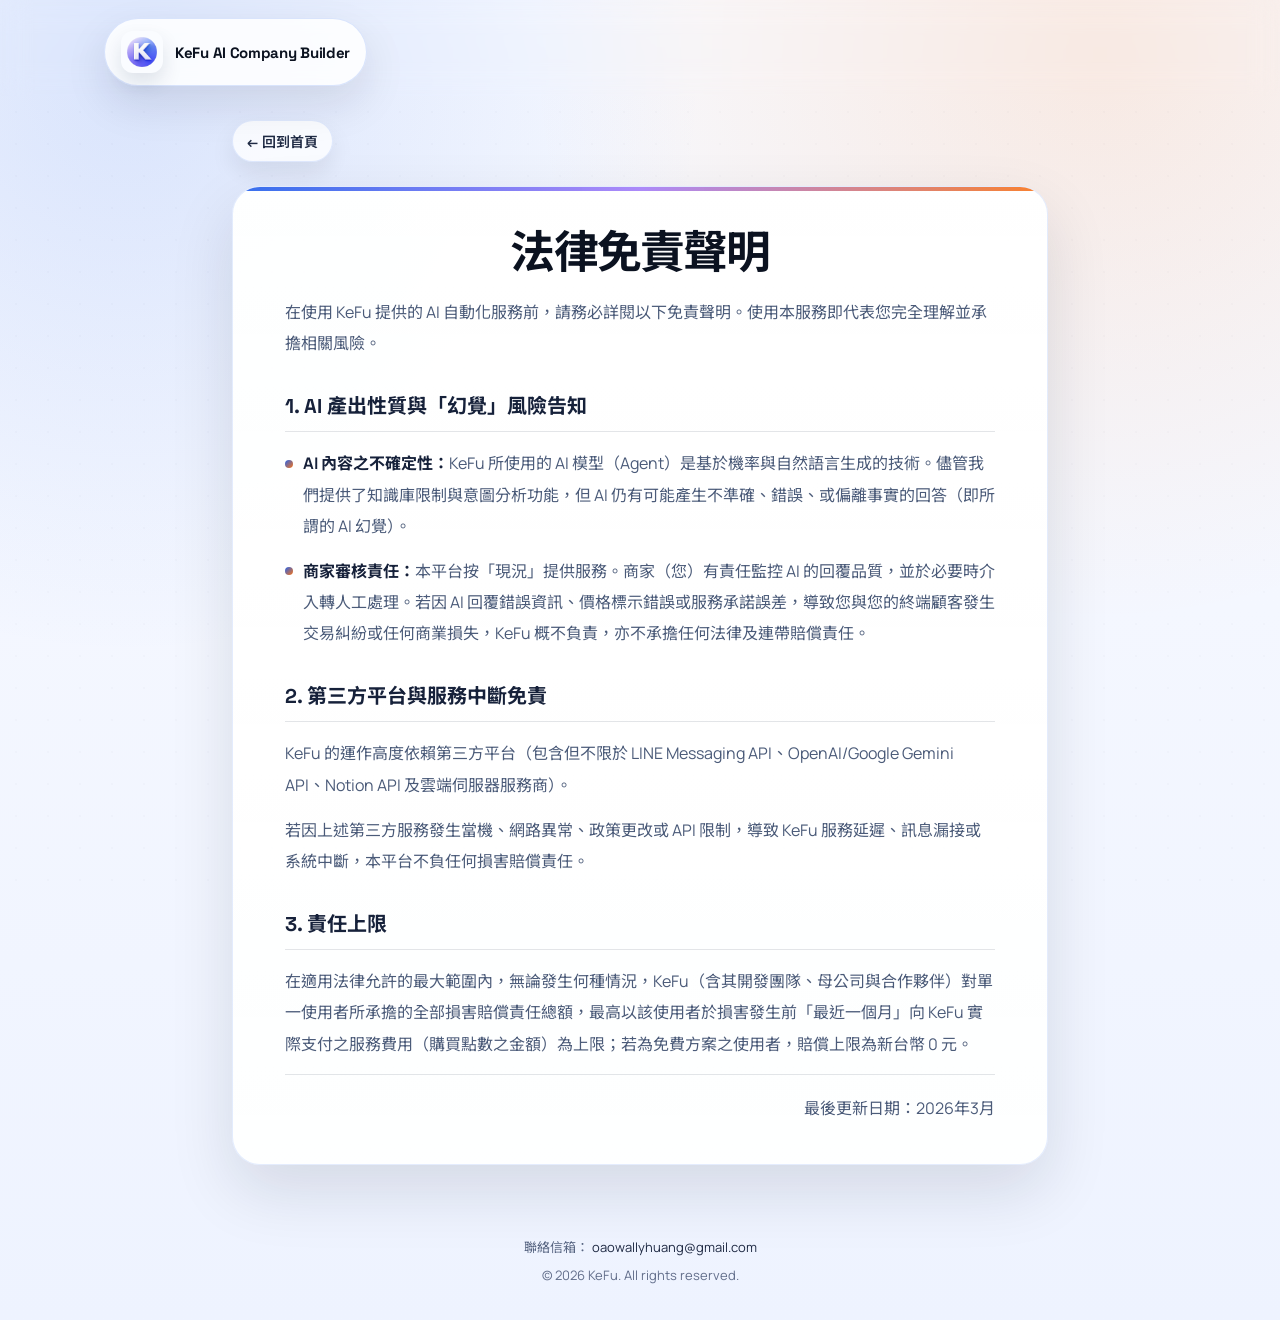
<file: disclaimer/index.html>
<!DOCTYPE html>
<html lang="zh-TW">

<head>
  <meta charset="utf-8" />
  <meta name="viewport" content="width=device-width, initial-scale=1" />
  <title>法律免責聲明 | KeFu</title>
  <meta name="description" content="KeFu 法律免責聲明，說明 AI 產出風險、第三方平台中斷責任，以及損害賠償責任上限。" />
  <meta name="robots" content="index,follow,max-image-preview:large,max-snippet:-1,max-video-preview:-1" />
  <meta name="theme-color" content="#2563eb" />
  <link rel="canonical" href="https://kefu-website.vercel.app/disclaimer/" />
  <meta property="og:title" content="法律免責聲明 | KeFu" />
  <meta property="og:description" content="查看 KeFu AI Company Builder 的法律免責聲明與責任限制。" />
  <meta property="og:url" content="https://kefu-website.vercel.app/disclaimer/" />
  <meta property="og:type" content="website" />
  <meta property="og:image" content="https://kefu-website.vercel.app/icon.png" />
  <meta property="og:locale" content="zh_TW" />
  <meta name="twitter:card" content="summary_large_image" />
  <meta name="twitter:title" content="法律免責聲明 | KeFu" />
  <meta name="twitter:description" content="查看 KeFu AI Company Builder 的法律免責聲明與責任限制。" />
  <meta name="twitter:image" content="https://kefu-website.vercel.app/icon.png" />
  <link rel="icon" type="image/png" href="/icon.png" />
  <link rel="preconnect" href="https://fonts.googleapis.com" />
  <link rel="preconnect" href="https://fonts.gstatic.com" crossorigin />
  <link
    href="https://fonts.googleapis.com/css2?family=Manrope:wght@400;500;600;700&family=Space+Grotesk:wght@400;500;600;700&family=Noto+Sans+TC:wght@400;500;700&display=swap"
    rel="stylesheet" />
  <link rel="stylesheet" href="/legal.css" />
</head>

<body>
  <div class="legal-shell">
    <header class="legal-header">
      <div class="legal-header__inner">
        <div class="legal-header__bar">
          <a class="legal-logo" href="/">
            <img src="/icon.png" alt="KeFu" />
            <span class="legal-logo__label">KeFu AI Company Builder</span>
          </a>
        </div>
      </div>
    </header>

    <main class="legal-main">
      <div class="legal-container">
        <a class="legal-back" href="/">← 回到首頁</a>

        <article class="legal-card legal-content">
          <h1>法律免責聲明</h1>
          <p class="legal-intro">
            在使用 KeFu 提供的 AI 自動化服務前，請務必詳閱以下免責聲明。使用本服務即代表您完全理解並承擔相關風險。
          </p>

          <h2>1. AI 產出性質與「幻覺」風險告知</h2>
          <ul>
            <li><strong>AI 內容之不確定性：</strong>KeFu 所使用的 AI 模型（Agent）是基於機率與自然語言生成的技術。儘管我們提供了知識庫限制與意圖分析功能，但 AI 仍有可能產生不準確、錯誤、或偏離事實的回答（即所謂的 AI 幻覺）。</li>
            <li><strong>商家審核責任：</strong>本平台按「現況」提供服務。商家（您）有責任監控 AI 的回覆品質，並於必要時介入轉人工處理。若因 AI 回覆錯誤資訊、價格標示錯誤或服務承諾誤差，導致您與您的終端顧客發生交易糾紛或任何商業損失，KeFu 概不負責，亦不承擔任何法律及連帶賠償責任。</li>
          </ul>

          <h2>2. 第三方平台與服務中斷免責</h2>
          <p>
            KeFu 的運作高度依賴第三方平台（包含但不限於 LINE Messaging API、OpenAI/Google Gemini API、Notion API 及雲端伺服器服務商）。
          </p>
          <p>
            若因上述第三方服務發生當機、網路異常、政策更改或 API 限制，導致 KeFu 服務延遲、訊息漏接或系統中斷，本平台不負任何損害賠償責任。
          </p>

          <h2>3. 責任上限</h2>
          <p>
            在適用法律允許的最大範圍內，無論發生何種情況，KeFu（含其開發團隊、母公司與合作夥伴）對單一使用者所承擔的全部損害賠償責任總額，最高以該使用者於損害發生前「最近一個月」向 KeFu 實際支付之服務費用（購買點數之金額）為上限；若為免費方案之使用者，賠償上限為新台幣 0 元。
          </p>

          <p class="legal-updated">最後更新日期：2026年3月</p>
        </article>
      </div>
    </main>

    <footer class="legal-footer">
      <div class="legal-footer__inner">
        <div class="legal-footer__contact">
          聯絡信箱：
          <a href="mailto:oaowallyhuang@gmail.com">oaowallyhuang@gmail.com</a>
        </div>
        <div>© 2026 KeFu. All rights reserved.</div>
      </div>
    </footer>
  </div>
</body>

</html>
</file>
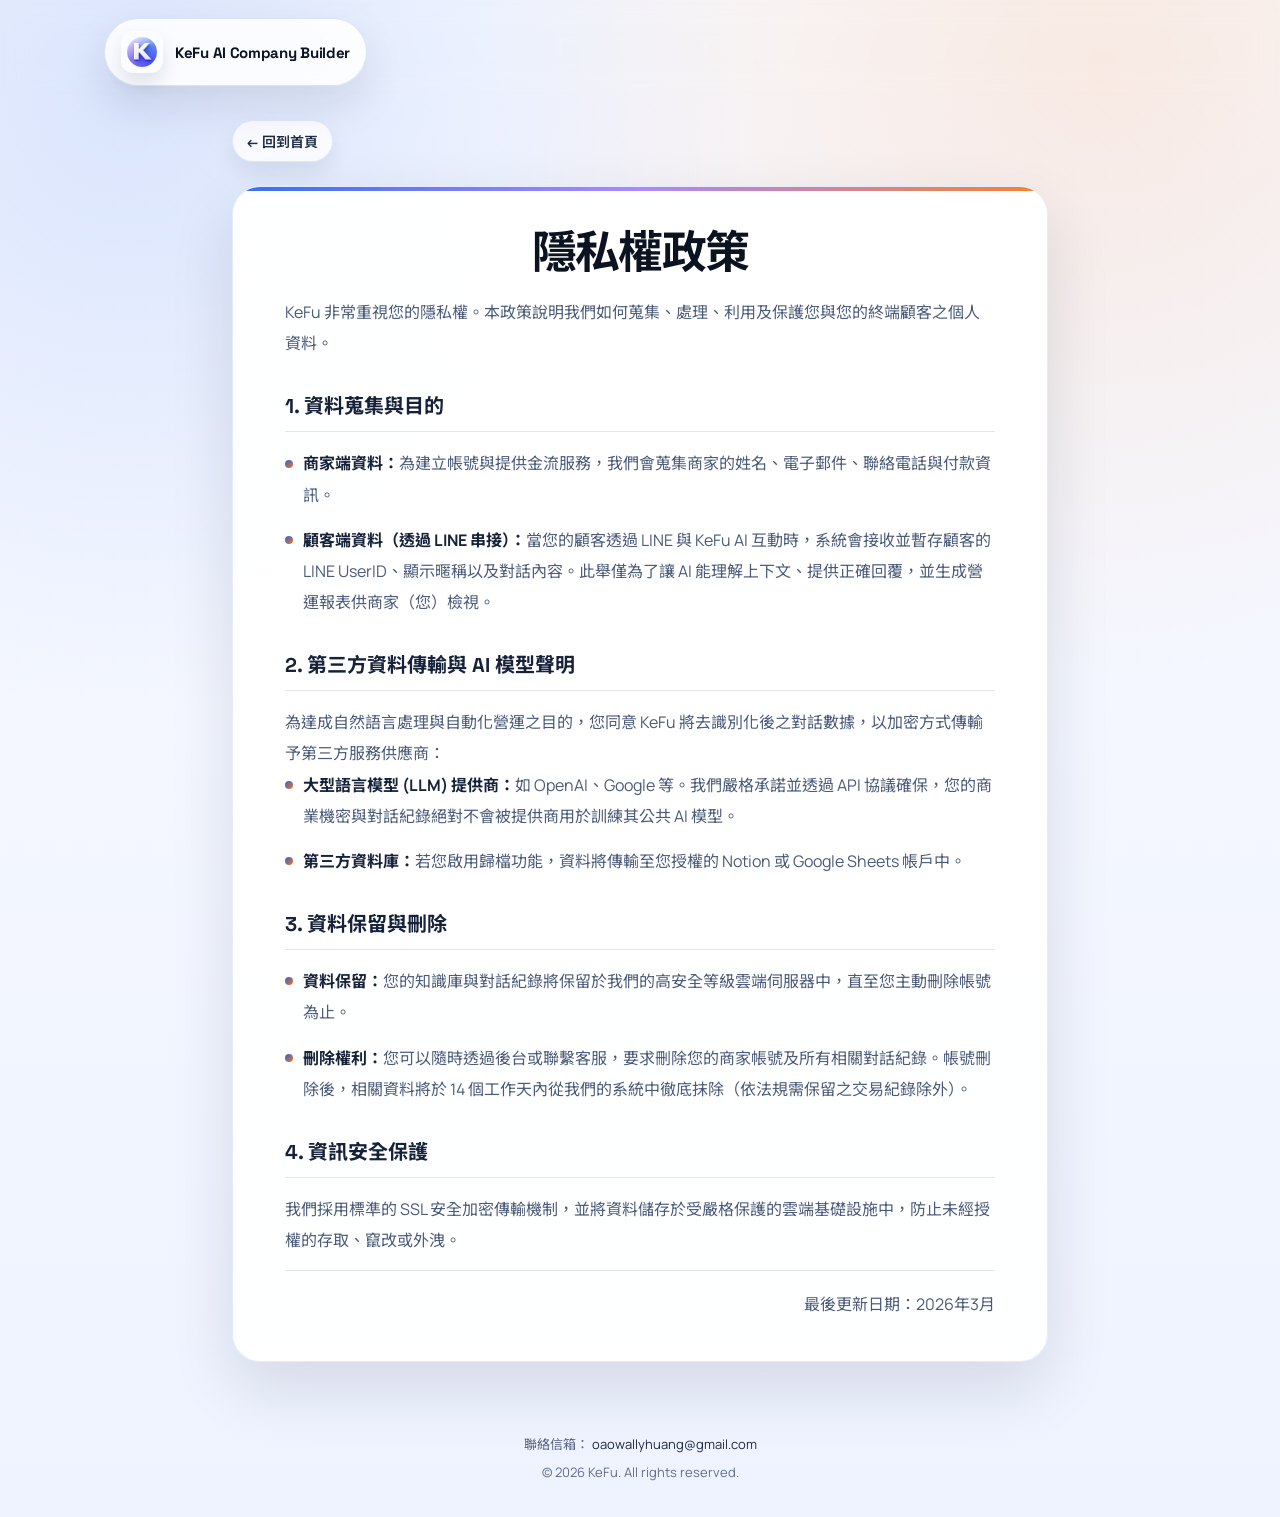
<file: privacy/index.html>
<!DOCTYPE html>
<html lang="zh-TW">

<head>
  <meta charset="utf-8" />
  <meta name="viewport" content="width=device-width, initial-scale=1" />
  <title>隱私權政策 | KeFu</title>
  <meta name="description" content="KeFu 隱私權政策，說明商家端與顧客端資料的蒐集、第三方傳輸、保存刪除與安全保護措施。" />
  <meta name="robots" content="index,follow,max-image-preview:large,max-snippet:-1,max-video-preview:-1" />
  <meta name="theme-color" content="#2563eb" />
  <link rel="canonical" href="https://kefu-website.vercel.app/privacy/" />
  <meta property="og:title" content="隱私權政策 | KeFu" />
  <meta property="og:description" content="查看 KeFu AI Company Builder 的隱私權政策與資料處理說明。" />
  <meta property="og:url" content="https://kefu-website.vercel.app/privacy/" />
  <meta property="og:type" content="website" />
  <meta property="og:image" content="https://kefu-website.vercel.app/icon.png" />
  <meta property="og:locale" content="zh_TW" />
  <meta name="twitter:card" content="summary_large_image" />
  <meta name="twitter:title" content="隱私權政策 | KeFu" />
  <meta name="twitter:description" content="查看 KeFu AI Company Builder 的隱私權政策與資料處理說明。" />
  <meta name="twitter:image" content="https://kefu-website.vercel.app/icon.png" />
  <link rel="icon" type="image/png" href="/icon.png" />
  <link rel="preconnect" href="https://fonts.googleapis.com" />
  <link rel="preconnect" href="https://fonts.gstatic.com" crossorigin />
  <link
    href="https://fonts.googleapis.com/css2?family=Manrope:wght@400;500;600;700&family=Space+Grotesk:wght@400;500;600;700&family=Noto+Sans+TC:wght@400;500;700&display=swap"
    rel="stylesheet" />
  <link rel="stylesheet" href="/legal.css" />
</head>

<body>
  <div class="legal-shell">
    <header class="legal-header">
      <div class="legal-header__inner">
        <div class="legal-header__bar">
          <a class="legal-logo" href="/">
            <img src="/icon.png" alt="KeFu" />
            <span class="legal-logo__label">KeFu AI Company Builder</span>
          </a>
        </div>
      </div>
    </header>

    <main class="legal-main">
      <div class="legal-container">
        <a class="legal-back" href="/">← 回到首頁</a>

        <article class="legal-card legal-content">
          <h1>隱私權政策</h1>
          <p class="legal-intro">
            KeFu 非常重視您的隱私權。本政策說明我們如何蒐集、處理、利用及保護您與您的終端顧客之個人資料。
          </p>

          <h2>1. 資料蒐集與目的</h2>
          <ul>
            <li><strong>商家端資料：</strong>為建立帳號與提供金流服務，我們會蒐集商家的姓名、電子郵件、聯絡電話與付款資訊。</li>
            <li><strong>顧客端資料（透過 LINE 串接）：</strong>當您的顧客透過 LINE 與 KeFu AI 互動時，系統會接收並暫存顧客的 LINE UserID、顯示暱稱以及對話內容。此舉僅為了讓 AI 能理解上下文、提供正確回覆，並生成營運報表供商家（您）檢視。</li>
          </ul>

          <h2>2. 第三方資料傳輸與 AI 模型聲明</h2>
          <p>
            為達成自然語言處理與自動化營運之目的，您同意 KeFu 將去識別化後之對話數據，以加密方式傳輸予第三方服務供應商：
          </p>
          <ul>
            <li><strong>大型語言模型 (LLM) 提供商：</strong>如 OpenAI、Google 等。我們嚴格承諾並透過 API 協議確保，您的商業機密與對話紀錄絕對不會被提供商用於訓練其公共 AI 模型。</li>
            <li><strong>第三方資料庫：</strong>若您啟用歸檔功能，資料將傳輸至您授權的 Notion 或 Google Sheets 帳戶中。</li>
          </ul>

          <h2>3. 資料保留與刪除</h2>
          <ul>
            <li><strong>資料保留：</strong>您的知識庫與對話紀錄將保留於我們的高安全等級雲端伺服器中，直至您主動刪除帳號為止。</li>
            <li><strong>刪除權利：</strong>您可以隨時透過後台或聯繫客服，要求刪除您的商家帳號及所有相關對話紀錄。帳號刪除後，相關資料將於 14 個工作天內從我們的系統中徹底抹除（依法規需保留之交易紀錄除外）。</li>
          </ul>

          <h2>4. 資訊安全保護</h2>
          <p>
            我們採用標準的 SSL 安全加密傳輸機制，並將資料儲存於受嚴格保護的雲端基礎設施中，防止未經授權的存取、竄改或外洩。
          </p>

          <p class="legal-updated">最後更新日期：2026年3月</p>
        </article>
      </div>
    </main>

    <footer class="legal-footer">
      <div class="legal-footer__inner">
        <div class="legal-footer__contact">
          聯絡信箱：
          <a href="mailto:oaowallyhuang@gmail.com">oaowallyhuang@gmail.com</a>
        </div>
        <div>© 2026 KeFu. All rights reserved.</div>
      </div>
    </footer>
  </div>
</body>

</html>
</file>
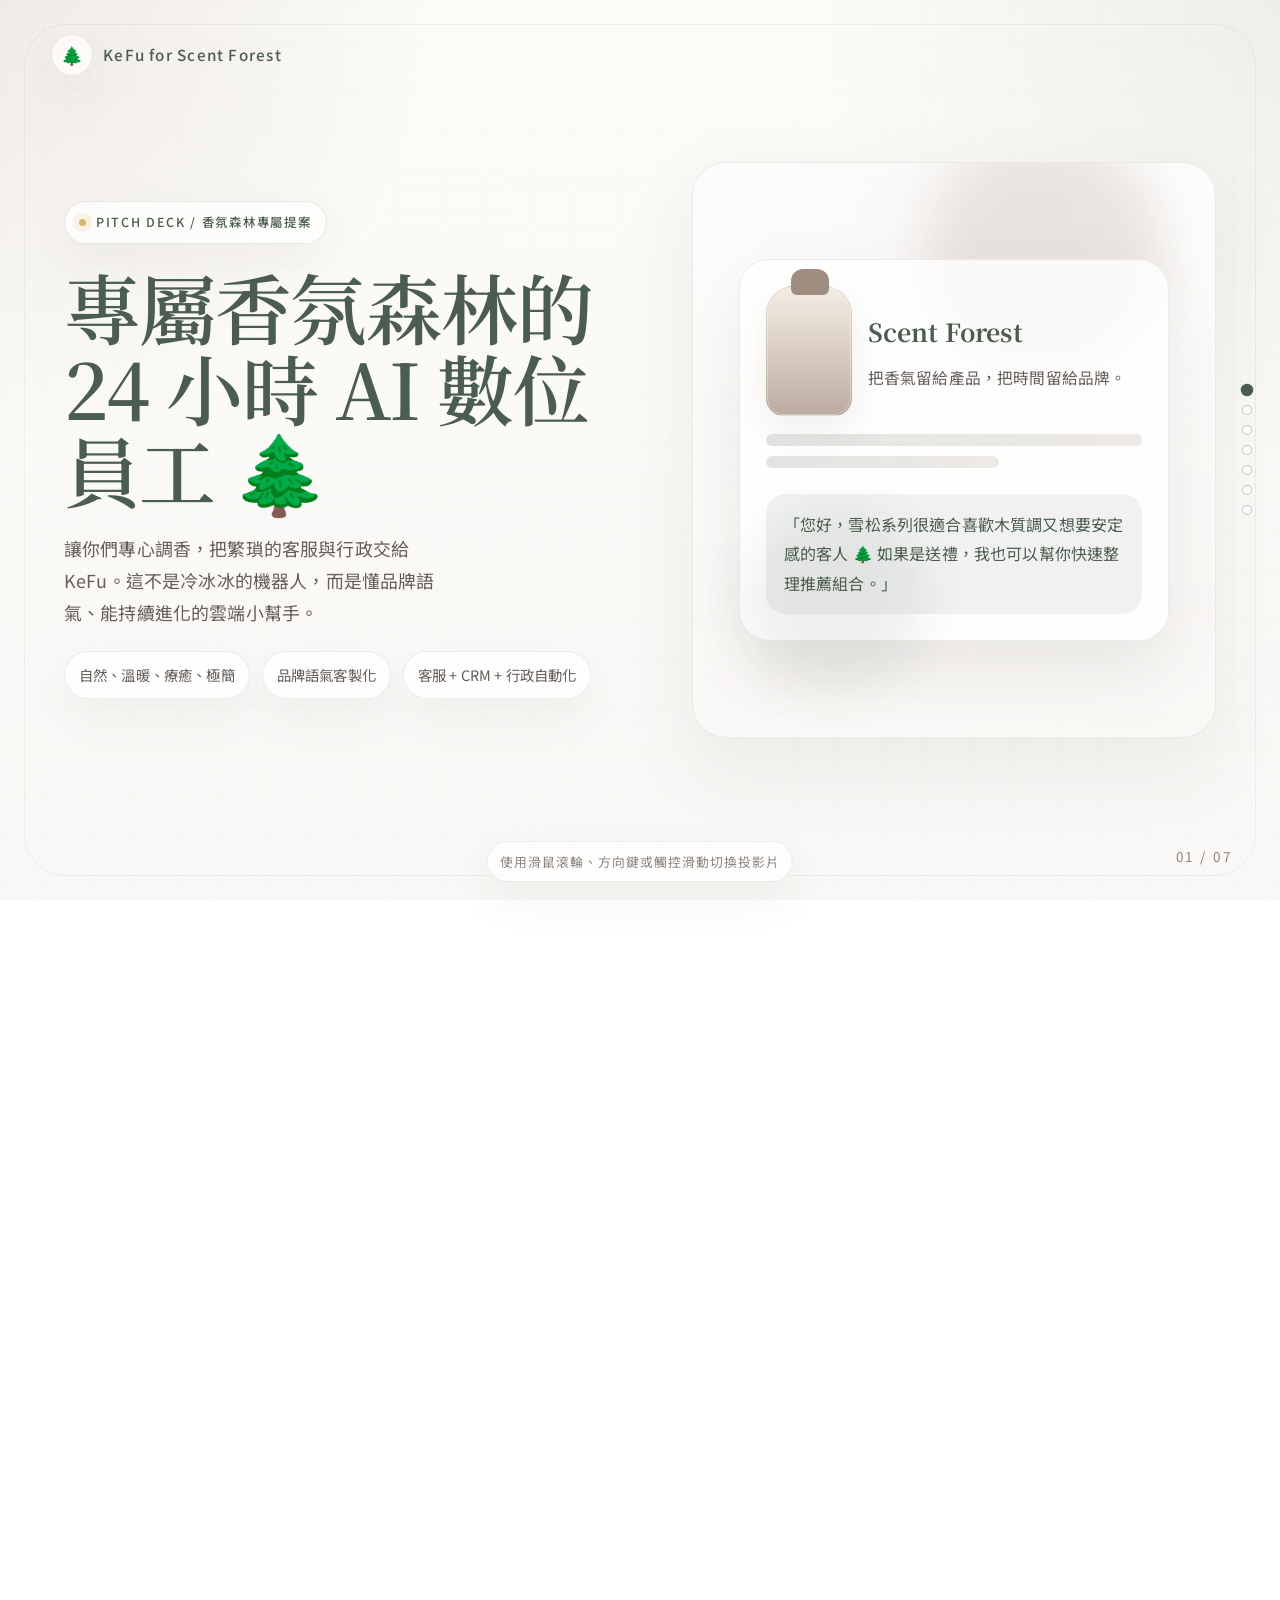
<file: scentforest/index.html>
<!DOCTYPE html>
<html lang="zh-TW">
<head>
  <meta charset="UTF-8" />
  <meta name="viewport" content="width=device-width, initial-scale=1.0" />
  <title>KeFu x 香氛森林｜提案簡報</title>
  <meta
    name="description"
    content="KeFu 為香氛森林打造的 7 頁 HTML Pitch Deck，聚焦品牌語氣、CRM、自動進化 FAQ 與彈性點數制。" />

  <link rel="preconnect" href="https://fonts.googleapis.com" />
  <link rel="preconnect" href="https://fonts.gstatic.com" crossorigin />
  <link
    href="https://fonts.googleapis.com/css2?family=Noto+Sans+TC:wght@400;500;700&family=Noto+Serif+TC:wght@500;600;700&display=swap"
    rel="stylesheet" />

  <style>
    :root {
      --bg: #f9f8f6;
      --surface: rgba(255, 255, 255, 0.74);
      --surface-strong: rgba(255, 255, 255, 0.9);
      --surface-soft: rgba(212, 197, 185, 0.18);
      --line: rgba(74, 93, 78, 0.16);
      --line-strong: rgba(74, 93, 78, 0.3);
      --text: #3e3e3e;
      --text-soft: #645d58;
      --text-muted: #8d837a;
      --green: #4a5d4e;
      --green-soft: #5c7060;
      --wood: #b5a397;
      --wood-soft: #d4c5b9;
      --gold: #d8b766;
      --shadow: 0 28px 80px rgba(78, 67, 57, 0.08);
      --shadow-soft: 0 18px 45px rgba(78, 67, 57, 0.06);
      --radius-xl: 34px;
      --radius-lg: 24px;
      --radius-md: 14px;
      --slide-padding: clamp(28px, 5vw, 68px);
      --content-gap: clamp(18px, 2vw, 28px);
      --element-gap: clamp(12px, 1.4vw, 18px);
      --hero-size: clamp(2.9rem, 6vw, 5.6rem);
      --title-size: clamp(2.15rem, 4.4vw, 4rem);
      --card-title: clamp(1.1rem, 1.7vw, 1.55rem);
      --body-size: clamp(0.98rem, 1.2vw, 1.16rem);
      --small-size: clamp(0.78rem, 0.98vw, 0.92rem);
      --ease: cubic-bezier(0.22, 1, 0.36, 1);
    }

    * {
      margin: 0;
      padding: 0;
      box-sizing: border-box;
    }

    html,
    body {
      height: 100%;
      overflow-x: hidden;
    }

    html {
      scroll-snap-type: y mandatory;
      scroll-behavior: smooth;
    }

    body {
      font-family: "Noto Sans TC", sans-serif;
      background:
        radial-gradient(circle at top left, rgba(181, 163, 151, 0.18), transparent 28%),
        radial-gradient(circle at top right, rgba(74, 93, 78, 0.08), transparent 30%),
        linear-gradient(180deg, #fcfbf8 0%, var(--bg) 100%);
      color: var(--text);
      line-height: 1.8;
      letter-spacing: 0.01em;
    }

    .progress-bar {
      position: fixed;
      inset: 0 auto auto 0;
      width: 0;
      height: 3px;
      background: linear-gradient(90deg, var(--wood), var(--green));
      box-shadow: 0 4px 18px rgba(74, 93, 78, 0.22);
      z-index: 40;
      transition: width 0.32s var(--ease);
    }

    .nav-dots {
      position: fixed;
      right: clamp(14px, 2.6vw, 28px);
      top: 50%;
      transform: translateY(-50%);
      display: flex;
      flex-direction: column;
      gap: 10px;
      z-index: 30;
    }

    .nav-dot {
      width: 10px;
      height: 10px;
      border: 1px solid rgba(74, 93, 78, 0.35);
      background: rgba(255, 255, 255, 0.75);
      border-radius: 999px;
      cursor: pointer;
      transition: transform 0.24s ease, background 0.24s ease, border-color 0.24s ease;
    }

    .nav-dot.active {
      transform: scale(1.25);
      background: var(--green);
      border-color: var(--green);
    }

    .ambient-grain {
      position: fixed;
      inset: 0;
      background-image:
        linear-gradient(rgba(74, 93, 78, 0.03) 1px, transparent 1px),
        linear-gradient(90deg, rgba(74, 93, 78, 0.03) 1px, transparent 1px);
      background-size: 44px 44px;
      opacity: 0.45;
      pointer-events: none;
      z-index: 0;
    }

    .slide {
      position: relative;
      width: 100vw;
      height: 100vh;
      height: 100dvh;
      scroll-snap-align: start;
      overflow: hidden;
      display: flex;
      align-items: stretch;
      isolation: isolate;
    }

    .slide::before {
      content: "";
      position: absolute;
      inset: 24px;
      border: 1px solid rgba(74, 93, 78, 0.08);
      border-radius: 42px;
      pointer-events: none;
      z-index: 0;
    }

    .slide-content {
      position: relative;
      z-index: 1;
      flex: 1;
      display: flex;
      flex-direction: column;
      justify-content: center;
      gap: var(--content-gap);
      padding: var(--slide-padding);
      max-height: 100%;
    }

    .brand-mark {
      position: absolute;
      top: clamp(20px, 3vw, 34px);
      left: clamp(26px, 4vw, 52px);
      z-index: 2;
      display: inline-flex;
      align-items: center;
      gap: 10px;
      color: var(--green);
      font-size: 0.95rem;
      font-weight: 500;
      letter-spacing: 0.08em;
    }

    .brand-mark__leaf {
      width: 42px;
      height: 42px;
      display: grid;
      place-items: center;
      border-radius: 50%;
      background: rgba(255, 255, 255, 0.72);
      border: 1px solid rgba(74, 93, 78, 0.12);
      box-shadow: var(--shadow-soft);
      font-size: 1.1rem;
    }

    .page-num {
      position: absolute;
      right: clamp(26px, 4vw, 48px);
      bottom: clamp(20px, 3vw, 32px);
      color: var(--text-muted);
      font-size: 0.84rem;
      letter-spacing: 0.18em;
      z-index: 2;
    }

    .tag {
      display: inline-flex;
      align-items: center;
      gap: 10px;
      width: fit-content;
      padding: 9px 14px;
      border-radius: 999px;
      background: rgba(255, 255, 255, 0.7);
      border: 1px solid rgba(74, 93, 78, 0.12);
      color: var(--green);
      font-size: 0.78rem;
      font-weight: 500;
      letter-spacing: 0.14em;
      text-transform: uppercase;
      box-shadow: var(--shadow-soft);
    }

    .tag::before {
      content: "";
      width: 7px;
      height: 7px;
      border-radius: 50%;
      background: var(--gold);
      box-shadow: 0 0 0 6px rgba(216, 183, 102, 0.14);
      flex-shrink: 0;
    }

    h1,
    h2,
    h3,
    blockquote {
      font-family: "Noto Serif TC", serif;
      letter-spacing: -0.02em;
      color: var(--green);
    }

    h1 {
      font-size: var(--hero-size);
      line-height: 1.06;
      font-weight: 600;
    }

    h2 {
      font-size: var(--title-size);
      line-height: 1.14;
      font-weight: 600;
    }

    h3 {
      font-size: var(--card-title);
      line-height: 1.35;
      font-weight: 600;
    }

    p,
    li {
      font-size: var(--body-size);
      color: var(--text);
    }

    p.soft,
    .soft {
      color: var(--text-soft);
    }

    .reveal {
      opacity: 0;
      transform: translateY(28px);
      transition: opacity 0.7s var(--ease), transform 0.7s var(--ease);
    }

    .slide.visible .reveal {
      opacity: 1;
      transform: translateY(0);
    }

    .reveal:nth-child(1) { transition-delay: 0.05s; }
    .reveal:nth-child(2) { transition-delay: 0.12s; }
    .reveal:nth-child(3) { transition-delay: 0.19s; }
    .reveal:nth-child(4) { transition-delay: 0.26s; }
    .reveal:nth-child(5) { transition-delay: 0.33s; }

    .slide-cover .slide-content {
      display: grid;
      grid-template-columns: 1.05fr 0.95fr;
      gap: clamp(24px, 4vw, 48px);
      align-items: center;
    }

    .hero-copy {
      display: flex;
      flex-direction: column;
      gap: 22px;
      max-width: 680px;
    }

    .hero-subtitle {
      font-size: clamp(1.05rem, 1.4vw, 1.32rem);
      color: var(--text-soft);
      max-width: 38ch;
    }

    .hero-note {
      display: flex;
      flex-wrap: wrap;
      gap: 12px;
    }

    .pill {
      padding: 10px 14px;
      border-radius: 999px;
      background: rgba(255, 255, 255, 0.75);
      border: 1px solid rgba(74, 93, 78, 0.1);
      color: var(--text-soft);
      font-size: 0.9rem;
      box-shadow: var(--shadow-soft);
    }

    .hero-art {
      position: relative;
      min-height: min(64vh, 680px);
      border-radius: var(--radius-xl);
      background:
        linear-gradient(180deg, rgba(255, 255, 255, 0.88), rgba(255, 255, 255, 0.72)),
        radial-gradient(circle at top, rgba(181, 163, 151, 0.34), transparent 46%),
        linear-gradient(150deg, #f2eee8, #ece7df);
      border: 1px solid rgba(74, 93, 78, 0.1);
      box-shadow: var(--shadow);
      overflow: hidden;
    }

    .hero-art::before,
    .hero-art::after {
      content: "";
      position: absolute;
      border-radius: 50%;
      filter: blur(24px);
      opacity: 0.6;
    }

    .hero-art::before {
      width: 240px;
      height: 240px;
      background: rgba(181, 163, 151, 0.42);
      top: -30px;
      right: 10%;
    }

    .hero-art::after {
      width: 180px;
      height: 180px;
      background: rgba(74, 93, 78, 0.14);
      bottom: 8%;
      left: 10%;
    }

    .product-scene {
      position: absolute;
      inset: 0;
      display: grid;
      place-items: center;
      padding: clamp(24px, 4vw, 38px);
    }

    .scene-card {
      width: min(100%, 430px);
      display: flex;
      flex-direction: column;
      gap: 18px;
      padding: 26px;
      border-radius: 30px;
      background: rgba(255, 255, 255, 0.76);
      border: 1px solid rgba(74, 93, 78, 0.1);
      backdrop-filter: blur(12px);
      box-shadow: 0 30px 70px rgba(78, 67, 57, 0.1);
    }

    .scene-top {
      display: flex;
      justify-content: space-between;
      align-items: center;
      gap: 16px;
    }

    .scene-bottle {
      width: 86px;
      height: 130px;
      border-radius: 28px 28px 18px 18px;
      background:
        linear-gradient(180deg, rgba(255, 255, 255, 0.68), rgba(212, 197, 185, 0.52)),
        linear-gradient(180deg, #d9c4a8, #9f8d82);
      border: 1px solid rgba(74, 93, 78, 0.12);
      position: relative;
      box-shadow: inset 0 0 0 1px rgba(255, 255, 255, 0.35), 0 16px 38px rgba(78, 67, 57, 0.08);
    }

    .scene-bottle::before {
      content: "";
      position: absolute;
      top: -18px;
      left: 24px;
      width: 38px;
      height: 26px;
      border-radius: 12px 12px 6px 6px;
      background: #9f8d82;
    }

    .scene-copy {
      flex: 1;
      display: flex;
      flex-direction: column;
      gap: 10px;
    }

    .scene-copy strong {
      font-family: "Noto Serif TC", serif;
      font-size: 1.55rem;
      color: var(--green);
    }

    .scene-copy span {
      color: var(--text-soft);
      font-size: 0.98rem;
    }

    .scene-lines {
      display: grid;
      gap: 10px;
    }

    .scene-line {
      height: 12px;
      border-radius: 999px;
      background: linear-gradient(90deg, rgba(74, 93, 78, 0.16), rgba(181, 163, 151, 0.24));
    }

    .scene-line.short { width: 62%; }

    .scene-message {
      margin-top: 8px;
      padding: 16px 18px;
      border-radius: 20px;
      background: rgba(74, 93, 78, 0.08);
      color: var(--green);
      font-size: 1rem;
      line-height: 1.85;
    }

    .split-layout {
      display: grid;
      grid-template-columns: 1fr 1fr;
      gap: clamp(24px, 4vw, 46px);
      align-items: center;
      height: 100%;
    }

    .panel-stack {
      display: flex;
      flex-direction: column;
      gap: 16px;
    }

    .panel {
      padding: 22px;
      border-radius: var(--radius-lg);
      background: var(--surface);
      border: 1px solid rgba(74, 93, 78, 0.12);
      box-shadow: var(--shadow-soft);
      backdrop-filter: blur(10px);
    }

    .panel h3 {
      margin-bottom: 8px;
    }

    .quote-box {
      padding: 26px;
      border-radius: 28px;
      background:
        linear-gradient(180deg, rgba(255, 255, 255, 0.88), rgba(255, 255, 255, 0.74)),
        linear-gradient(135deg, rgba(181, 163, 151, 0.16), rgba(74, 93, 78, 0.06));
      border: 1px solid rgba(74, 93, 78, 0.12);
      box-shadow: var(--shadow-soft);
    }

    blockquote {
      font-size: clamp(1.25rem, 2.2vw, 2rem);
      line-height: 1.65;
      color: var(--green);
    }

    .check-list {
      list-style: none;
      display: grid;
      gap: 12px;
      margin-top: 10px;
    }

    .check-list li {
      display: flex;
      gap: 12px;
      padding: 16px 18px;
      border-radius: 18px;
      background: rgba(255, 255, 255, 0.68);
      border: 1px solid rgba(74, 93, 78, 0.1);
    }

    .check-list li::before {
      content: "✦";
      color: var(--green);
      font-size: 1rem;
      flex-shrink: 0;
      margin-top: 2px;
    }

    .mock-card {
      min-height: 420px;
      padding: 26px;
      border-radius: 30px;
      background:
        linear-gradient(180deg, rgba(255, 255, 255, 0.9), rgba(255, 255, 255, 0.76)),
        linear-gradient(145deg, rgba(181, 163, 151, 0.14), rgba(74, 93, 78, 0.04));
      border: 1px solid rgba(74, 93, 78, 0.12);
      box-shadow: var(--shadow);
      display: flex;
      flex-direction: column;
      gap: 16px;
    }

    .mock-top {
      display: flex;
      justify-content: space-between;
      align-items: center;
      gap: 16px;
      padding-bottom: 12px;
      border-bottom: 1px solid rgba(74, 93, 78, 0.08);
    }

    .mock-top strong {
      font-size: 1.1rem;
      color: var(--green);
    }

    .mock-badge {
      padding: 7px 10px;
      border-radius: 999px;
      background: rgba(181, 163, 151, 0.24);
      color: var(--green);
      font-size: 0.78rem;
      letter-spacing: 0.08em;
    }

    .chat-thread {
      display: grid;
      gap: 12px;
      margin-top: 4px;
    }

    .bubble {
      max-width: 86%;
      padding: 14px 16px;
      border-radius: 18px;
      font-size: 0.98rem;
      line-height: 1.8;
      box-shadow: var(--shadow-soft);
    }

    .bubble.user {
      margin-left: auto;
      background: rgba(212, 197, 185, 0.34);
      color: var(--text);
      border-bottom-right-radius: 6px;
    }

    .bubble.ai {
      background: rgba(74, 93, 78, 0.1);
      color: var(--green);
      border-bottom-left-radius: 6px;
    }

    .crm-stack {
      display: grid;
      gap: 14px;
      margin-top: 8px;
    }

    .crm-row {
      display: grid;
      grid-template-columns: 1fr auto;
      gap: 14px;
      align-items: center;
      padding: 16px 18px;
      border-radius: 18px;
      background: rgba(255, 255, 255, 0.72);
      border: 1px solid rgba(74, 93, 78, 0.08);
    }

    .crm-name {
      display: flex;
      flex-direction: column;
      gap: 8px;
    }

    .crm-name strong {
      color: var(--green);
      font-size: 1rem;
    }

    .tag-row {
      display: flex;
      flex-wrap: wrap;
      gap: 8px;
    }

    .mini-tag {
      padding: 6px 10px;
      border-radius: 999px;
      background: rgba(74, 93, 78, 0.08);
      color: var(--green);
      font-size: 0.8rem;
    }

    .faq-chain {
      display: grid;
      gap: 14px;
      margin-top: 8px;
    }

    .faq-card {
      padding: 18px 18px 16px;
      border-radius: 18px;
      background: rgba(255, 255, 255, 0.76);
      border: 1px solid rgba(74, 93, 78, 0.1);
    }

    .faq-card strong {
      display: block;
      margin-bottom: 6px;
      color: var(--green);
      font-size: 1rem;
    }

    .learn-note {
      padding: 14px 16px;
      border-radius: 16px;
      background: rgba(74, 93, 78, 0.08);
      color: var(--green);
      font-size: 0.94rem;
    }

    .pricing-grid {
      display: grid;
      grid-template-columns: 1.15fr 0.85fr;
      gap: clamp(22px, 3vw, 40px);
      align-items: stretch;
    }

    .pricing-main {
      display: flex;
      flex-direction: column;
      gap: 18px;
    }

    .pricing-card {
      padding: 24px;
      border-radius: 28px;
      background:
        linear-gradient(180deg, rgba(255, 255, 255, 0.9), rgba(255, 255, 255, 0.8)),
        linear-gradient(135deg, rgba(181, 163, 151, 0.16), rgba(74, 93, 78, 0.05));
      border: 1px solid rgba(74, 93, 78, 0.12);
      box-shadow: var(--shadow-soft);
    }

    .pricing-list {
      list-style: none;
      display: grid;
      gap: 14px;
      margin-top: 12px;
    }

    .pricing-list li {
      display: flex;
      gap: 12px;
      padding: 16px 18px;
      border-radius: 18px;
      background: rgba(255, 255, 255, 0.72);
      border: 1px solid rgba(74, 93, 78, 0.08);
    }

    .pricing-list li::before {
      content: "•";
      color: var(--gold);
      font-size: 1.3rem;
      line-height: 1;
      margin-top: 3px;
    }

    .value-box {
      display: flex;
      flex-direction: column;
      justify-content: space-between;
      gap: 18px;
      min-height: 100%;
      padding: 28px;
      border-radius: 30px;
      background: var(--green);
      color: #f7f4ef;
      box-shadow: 0 28px 70px rgba(74, 93, 78, 0.2);
    }

    .value-box h3,
    .value-box p,
    .value-box li {
      color: inherit;
    }

    .value-box h3 {
      font-size: 1.6rem;
    }

    .value-pill {
      display: inline-flex;
      width: fit-content;
      padding: 8px 12px;
      border-radius: 999px;
      background: rgba(255, 255, 255, 0.12);
      color: rgba(255, 255, 255, 0.86);
      font-size: 0.8rem;
      letter-spacing: 0.1em;
      text-transform: uppercase;
    }

    .value-box ul {
      list-style: none;
      display: grid;
      gap: 10px;
    }

    .value-box li {
      padding-left: 18px;
      position: relative;
    }

    .value-box li::before {
      content: "";
      position: absolute;
      left: 0;
      top: 12px;
      width: 7px;
      height: 7px;
      border-radius: 50%;
      background: var(--gold);
    }

    .cta-layout {
      display: grid;
      grid-template-columns: 1.1fr 0.9fr;
      gap: clamp(24px, 4vw, 42px);
      align-items: center;
      height: 100%;
    }

    .cta-card {
      padding: 28px;
      border-radius: 32px;
      background: rgba(255, 255, 255, 0.76);
      border: 1px solid rgba(74, 93, 78, 0.1);
      box-shadow: var(--shadow);
      display: flex;
      flex-direction: column;
      gap: 18px;
    }

    .cta-buttons {
      display: flex;
      flex-wrap: wrap;
      gap: 14px;
      margin-top: 8px;
    }

    .button {
      display: inline-flex;
      align-items: center;
      justify-content: center;
      gap: 10px;
      padding: 14px 22px;
      border-radius: 10px;
      font-weight: 500;
      text-decoration: none;
      transition: transform 0.24s ease, box-shadow 0.24s ease, background 0.24s ease;
    }

    .button:hover {
      transform: translateY(-2px);
    }

    .button--primary {
      background: var(--green);
      color: #fff;
      box-shadow: 0 18px 30px rgba(74, 93, 78, 0.16);
    }

    .button--primary:hover {
      background: var(--green-soft);
    }

    .button--secondary {
      background: rgba(255, 255, 255, 0.82);
      color: var(--green);
      border: 1px solid rgba(74, 93, 78, 0.16);
      box-shadow: var(--shadow-soft);
    }

    .cta-side {
      display: flex;
      flex-direction: column;
      gap: 16px;
    }

    .cta-side .panel {
      min-height: 150px;
    }

    .footer-note {
      font-size: 0.9rem;
      color: var(--text-muted);
    }

    .keyboard-hint {
      position: fixed;
      left: 50%;
      bottom: 18px;
      transform: translateX(-50%);
      z-index: 20;
      padding: 8px 12px;
      border-radius: 999px;
      background: rgba(255, 255, 255, 0.74);
      border: 1px solid rgba(74, 93, 78, 0.1);
      color: var(--text-muted);
      font-size: 0.8rem;
      letter-spacing: 0.08em;
      box-shadow: var(--shadow-soft);
    }

    @media (max-width: 960px) {
      .slide-cover .slide-content,
      .split-layout,
      .pricing-grid,
      .cta-layout {
        grid-template-columns: 1fr;
      }

      .hero-art,
      .mock-card {
        min-height: auto;
      }
    }

    @media (max-width: 700px) {
      :root {
        --slide-padding: 22px;
        --hero-size: clamp(2.2rem, 11vw, 3.4rem);
        --title-size: clamp(1.85rem, 7.5vw, 2.6rem);
      }

      .nav-dots,
      .keyboard-hint {
        display: none;
      }

      .slide::before {
        inset: 12px;
        border-radius: 24px;
      }

      .brand-mark {
        position: static;
        margin-bottom: 8px;
      }

      .slide-content {
        justify-content: flex-start;
        padding-top: 28px;
        padding-bottom: 54px;
        overflow-y: auto;
      }

      .page-num {
        right: 22px;
        bottom: 14px;
      }

      .scene-card,
      .mock-card,
      .pricing-card,
      .cta-card,
      .panel {
        padding: 20px;
        border-radius: 22px;
      }

      .crm-row {
        grid-template-columns: 1fr;
      }

      .bubble {
        max-width: 100%;
      }
    }
  </style>
</head>
<body>
  <div class="progress-bar" id="progressBar" aria-hidden="true"></div>
  <div class="ambient-grain" aria-hidden="true"></div>
  <nav class="nav-dots" id="navDots" aria-label="投影片導覽"></nav>
  <div class="keyboard-hint">使用滑鼠滾輪、方向鍵或觸控滑動切換投影片</div>

  <section class="slide slide-cover visible" id="slide-1" aria-label="封面">
    <div class="slide-content">
      <div class="brand-mark reveal">
        <span class="brand-mark__leaf">🌲</span>
        <span>KeFu for Scent Forest</span>
      </div>

      <div class="hero-copy">
        <span class="tag reveal">Pitch Deck / 香氛森林專屬提案</span>
        <h1 class="reveal">專屬香氛森林的 24 小時 AI 數位員工 🌲</h1>
        <p class="hero-subtitle reveal">讓你們專心調香，把繁瑣的客服與行政交給 KeFu。這不是冷冰冰的機器人，而是懂品牌語氣、能持續進化的雲端小幫手。</p>
        <div class="hero-note reveal">
          <span class="pill">自然、溫暖、療癒、極簡</span>
          <span class="pill">品牌語氣客製化</span>
          <span class="pill">客服 + CRM + 行政自動化</span>
        </div>
      </div>

      <div class="hero-art reveal">
        <div class="product-scene">
          <div class="scene-card">
            <div class="scene-top">
              <div class="scene-bottle" aria-hidden="true"></div>
              <div class="scene-copy">
                <strong>Scent Forest</strong>
                <span>把香氣留給產品，把時間留給品牌。</span>
              </div>
            </div>
            <div class="scene-lines" aria-hidden="true">
              <div class="scene-line"></div>
              <div class="scene-line short"></div>
            </div>
            <div class="scene-message">「您好，雪松系列很適合喜歡木質調又想要安定感的客人 🌲 如果是送禮，我也可以幫你快速整理推薦組合。」</div>
          </div>
        </div>
      </div>
    </div>
    <div class="page-num">01 / 07</div>
  </section>

  <section class="slide" id="slide-2" aria-label="破冰與共鳴">
    <div class="slide-content">
      <div class="brand-mark reveal">
        <span class="brand-mark__leaf">🌲</span>
        <span>Scent Forest Opportunity</span>
      </div>

      <div class="split-layout">
        <div class="panel-stack">
          <span class="tag reveal">The Hook</span>
          <h2 class="reveal">聽說，這座森林最近需要一點幫手？</h2>
          <p class="soft reveal">看到你們在尋找外包夥伴，我們非常懂那種「想專注研發，卻被無止盡的私訊與建檔綁架」的焦慮。KeFu 智能營運系統，正是為了幫質感品牌買回時間而生。</p>
          <div class="panel reveal">
            <h3>我們看見的品牌狀態</h3>
            <ul class="check-list">
              <li>想把時間花在調香、產品打磨與品牌經營，而不是重複回答同樣問題。</li>
              <li>私訊、訂單資訊、客製化需求分散在不同對話裡，整理成本高。</li>
              <li>需要的是懂美感、懂節奏、懂品牌感受的營運夥伴，而不是只會回罐頭訊息的工具。</li>
            </ul>
          </div>
        </div>

        <div class="quote-box reveal">
          <blockquote>「我們不是想找一個更吵的系統，而是想找一個真正能讓團隊安靜下來、把事情接住的幫手。」</blockquote>
        </div>
      </div>
    </div>
    <div class="page-num">02 / 07</div>
  </section>

  <section class="slide" id="slide-3" aria-label="核心亮點一">
    <div class="slide-content">
      <div class="brand-mark reveal">
        <span class="brand-mark__leaf">💛</span>
        <span>Warmth First</span>
      </div>

      <div class="split-layout">
        <div class="panel-stack">
          <span class="tag reveal">Highlight 01</span>
          <h2 class="reveal">迷思打破：AI 也可以很有溫度 💛</h2>
          <div class="quote-box reveal">
            <blockquote>「我們的品牌很有溫度，用 AI 會不會顯得太官方、氣跑客人？」</blockquote>
          </div>
          <ul class="check-list reveal">
            <li><strong>專屬品牌人設：</strong>我們可以完全客製化「香氛森林」的專屬語氣，讓每一句回覆都像你們品牌在說話。</li>
            <li><strong>像真人店長一樣親切：</strong>半夜的香氣諮詢、急迫的出貨詢問，AI 都能帶上 🌲 與 💛 溫柔秒回，絕不漏接任何一份心意。</li>
          </ul>
        </div>

        <div class="mock-card reveal">
          <div class="mock-top">
            <strong>AI 對話示意</strong>
            <span class="mock-badge">品牌語氣已套用</span>
          </div>
          <div class="chat-thread">
            <div class="bubble user">請問雪松系列聞起來會不會太重？我想找偏安定、睡前也適合的味道。</div>
            <div class="bubble ai">如果你喜歡木質調但不想太厚重，雪松與白茶的搭配會很適合你 🌲 香氣會更柔和，也很適合夜晚放鬆時使用。</div>
            <div class="bubble ai">如果是送禮，我也可以幫你整理一組比較不容易踩雷的推薦清單 💛</div>
          </div>
        </div>
      </div>
    </div>
    <div class="page-num">03 / 07</div>
  </section>

  <section class="slide" id="slide-4" aria-label="核心亮點二">
    <div class="slide-content">
      <div class="brand-mark reveal">
        <span class="brand-mark__leaf">🏷️</span>
        <span>CRM Intelligence</span>
      </div>

      <div class="split-layout">
        <div class="panel-stack">
          <span class="tag reveal">Highlight 02</span>
          <h2 class="reveal">業績推進器：自動貼標的專屬 CRM 🏷️</h2>
          <div class="quote-box reveal">
            <blockquote>「交給 AI，會不會反而讓我越來越不認識客人？」</blockquote>
          </div>
          <ul class="check-list reveal">
            <li><strong>從聊天中讀懂客人：</strong>客人在 LINE 或 Telegram 發問，KeFu 就會自動辨識需求，貼上 `#喜歡木質調`、`#家有寵物`、`#送禮需求` 的標籤。</li>
            <li><strong>精準推廣不擾客：</strong>下次推出雪松新品，一鍵篩選精準發送。不再憑大腦死記硬背，這才是深度的顧客互動。</li>
          </ul>
        </div>

        <div class="mock-card reveal">
          <div class="mock-top">
            <strong>CRM 標籤示意</strong>
            <span class="mock-badge">聊天即貼標</span>
          </div>
          <div class="crm-stack">
            <div class="crm-row">
              <div class="crm-name">
                <strong>林小姐</strong>
                <div class="tag-row">
                  <span class="mini-tag">#喜歡木質調</span>
                  <span class="mini-tag">#送禮需求</span>
                </div>
              </div>
              <span class="mock-badge">雪松新品名單</span>
            </div>
            <div class="crm-row">
              <div class="crm-name">
                <strong>陳先生</strong>
                <div class="tag-row">
                  <span class="mini-tag">#家有寵物</span>
                  <span class="mini-tag">#低刺激偏好</span>
                </div>
              </div>
              <span class="mock-badge">寵物友善推薦</span>
            </div>
            <div class="crm-row">
              <div class="crm-name">
                <strong>黃小姐</strong>
                <div class="tag-row">
                  <span class="mini-tag">#節慶檔期</span>
                  <span class="mini-tag">#企業送禮</span>
                </div>
              </div>
              <span class="mock-badge">大量客製追蹤</span>
            </div>
          </div>
        </div>
      </div>
    </div>
    <div class="page-num">04 / 07</div>
  </section>

  <section class="slide" id="slide-5" aria-label="核心亮點三">
    <div class="slide-content">
      <div class="brand-mark reveal">
        <span class="brand-mark__leaf">🧠</span>
        <span>Living Knowledge</span>
      </div>

      <div class="split-layout">
        <div class="panel-stack">
          <span class="tag reveal">Highlight 03</span>
          <h2 class="reveal">解放大腦：越用越聰明的自動進化 FAQ 🧠</h2>
          <div class="quote-box reveal">
            <blockquote>「香氛季節新品這麼多，每次都要進後台手動重設機器人，太麻煩了吧？」</blockquote>
          </div>
          <ul class="check-list reveal">
            <li><strong>你專心調香，系統交給我們：</strong>遇到全新的客製化問題，只要真人店長親自回答過一次，KeFu 就會自動學習並記進知識庫。</li>
            <li><strong>零維護成本：</strong>下次再有客人問同樣的問題，AI 就會直接完美代答。系統會跟著你們一起進化，越用越準。</li>
          </ul>
        </div>

        <div class="mock-card reveal">
          <div class="mock-top">
            <strong>知識庫進化示意</strong>
            <span class="mock-badge">真人回答後自動吸收</span>
          </div>
          <div class="faq-chain">
            <div class="faq-card">
              <strong>新問題</strong>
              客人詢問：「春季限定香氛可以搭配擴香石還是比較適合空間噴霧？」
            </div>
            <div class="faq-card">
              <strong>真人店長回覆一次</strong>
              店長補充：春季限定較適合擴香石，若空間較大再搭配噴霧補香。
            </div>
            <div class="learn-note">KeFu 已自動把這則問答寫入知識庫，下次同類問題可直接代答。</div>
            <div class="faq-card">
              <strong>下一次客人提問</strong>
              AI 會直接用香氛森林既有口吻回覆，不需要再重新設定或手動更新 FAQ。
            </div>
          </div>
        </div>
      </div>
    </div>
    <div class="page-num">05 / 07</div>
  </section>

  <section class="slide" id="slide-6" aria-label="定價與行政外包">
    <div class="slide-content">
      <div class="brand-mark reveal">
        <span class="brand-mark__leaf">🧚‍♀️</span>
        <span>Pricing & Operations</span>
      </div>

      <div class="pricing-grid">
        <div class="pricing-main">
          <span class="tag reveal">Flexible Pricing</span>
          <h2 class="reveal">無月費綁架，就像請了計時小精靈 🧚‍♀️</h2>
          <div class="pricing-card reveal">
            <ul class="pricing-list">
              <li><strong>用多少付多少：</strong>採用點數儲值制，只有 AI 實際幫忙回覆時才扣點。淡季不浪費，旺季擋砲火，沒有固定月費壓力。</li>
              <li><strong>自動化資料歸檔：</strong>除了客服，還能把客人的訂單或報修需求，自動整理到 Notion 或 Google Sheet，省下複製貼上的時間。</li>
              <li><strong>專屬客製化導入：</strong>提供專人代客建置服務，幫你們把 AI 訓練到好，直接無痛上線。</li>
            </ul>
          </div>
        </div>

        <div class="value-box reveal">
          <span class="value-pill">KeFu 對香氛森林的價值</span>
          <h3>不是多一套工具，而是少掉一堆重複工作。</h3>
          <ul>
            <li>把夜間與尖峰私訊先接住，不再漏掉高意圖客人。</li>
            <li>把聊天變成 CRM 標籤資產，後續推廣更精準。</li>
            <li>把新品問答和客製化經驗累積成會成長的知識庫。</li>
          </ul>
        </div>
      </div>
    </div>
    <div class="page-num">06 / 07</div>
  </section>

  <section class="slide" id="slide-7" aria-label="行動呼籲">
    <div class="slide-content">
      <div class="brand-mark reveal">
        <span class="brand-mark__leaf">🌳</span>
        <span>Call To Action</span>
      </div>

      <div class="cta-layout">
        <div class="cta-card reveal">
          <span class="tag">Next Step</span>
          <h2>說不定有機會，一起讓這座森林變得更好 🌳</h2>
          <p>為了讓你們體驗 AI 的溫度，我們已經用香氛森林的資料，準備了一個專屬的 AI 互動小 Demo。你們不用先想像，直接體驗就能感受它是不是你們需要的節奏。</p>
          <div class="cta-buttons">
            <a class="button button--primary" href="https://kefu-frontend.vercel.app/" target="_blank" rel="noreferrer">點我體驗香氛森林專屬 AI</a>
            <a class="button button--secondary" href="https://line.me/R/ti/p/@304dgdjo" target="_blank" rel="noreferrer">找我們聊聊</a>
          </div>
          <p class="footer-note">備註：目前 Demo 按鈕先沿用 KeFu 正式入口；若你之後有香氛森林專屬 Playground 連結，可直接替換。</p>
        </div>

        <div class="cta-side">
          <div class="panel reveal">
            <h3>這份提案想解決的事</h3>
            <p>不是只讓客服變快，而是讓香氛森林在維持品牌溫度的前提下，把客服、客資整理與知識維護一起變得更輕。</p>
          </div>
          <div class="panel reveal">
            <h3>最適合的合作方式</h3>
            <p>先看 Demo，再決定是自己快速開始，還是直接交給我們代客建置與品牌語氣訓練。</p>
          </div>
        </div>
      </div>
    </div>
    <div class="page-num">07 / 07</div>
  </section>

  <script>
    class Presentation {
      constructor() {
        this.slides = [...document.querySelectorAll(".slide")];
        this.progressBar = document.getElementById("progressBar");
        this.navDots = document.getElementById("navDots");
        this.current = 0;
        this.total = this.slides.length;

        this.buildDots();
        this.observeSlides();
        this.bindKeyboard();
        this.bindTouch();
        this.bindScrollProgress();
        this.updateUI(0);
      }

      buildDots() {
        const labels = [
          "封面",
          "破冰",
          "品牌語氣",
          "CRM",
          "自動 FAQ",
          "收費模式",
          "行動呼籲"
        ];

        this.slides.forEach((_, index) => {
          const button = document.createElement("button");
          button.className = "nav-dot" + (index === 0 ? " active" : "");
          button.type = "button";
          button.setAttribute("aria-label", labels[index] || `投影片 ${index + 1}`);
          button.addEventListener("click", () => this.goTo(index));
          this.navDots.appendChild(button);
        });

        this.dots = [...this.navDots.querySelectorAll(".nav-dot")];
      }

      observeSlides() {
        const observer = new IntersectionObserver((entries) => {
          entries.forEach((entry) => {
            if (!entry.isIntersecting) return;
            const index = this.slides.indexOf(entry.target);
            if (index === -1) return;
            entry.target.classList.add("visible");
            this.current = index;
            this.updateUI(index);
          });
        }, { threshold: 0.55 });

        this.slides.forEach((slide) => observer.observe(slide));
      }

      bindKeyboard() {
        document.addEventListener("keydown", (event) => {
          if (["ArrowDown", "ArrowRight", "PageDown", "Space"].includes(event.code)) {
            event.preventDefault();
            this.goTo(this.current + 1);
          }

          if (["ArrowUp", "ArrowLeft", "PageUp"].includes(event.code)) {
            event.preventDefault();
            this.goTo(this.current - 1);
          }
        });
      }

      bindTouch() {
        let startY = 0;
        let startX = 0;

        document.addEventListener("touchstart", (event) => {
          startY = event.touches[0].clientY;
          startX = event.touches[0].clientX;
        }, { passive: true });

        document.addEventListener("touchend", (event) => {
          const deltaY = startY - event.changedTouches[0].clientY;
          const deltaX = startX - event.changedTouches[0].clientX;
          if (Math.abs(deltaY) <= Math.abs(deltaX) || Math.abs(deltaY) < 44) return;
          this.goTo(this.current + (deltaY > 0 ? 1 : -1));
        }, { passive: true });
      }

      bindScrollProgress() {
        let ticking = false;
        window.addEventListener("scroll", () => {
          if (ticking) return;
          requestAnimationFrame(() => {
            const totalScrollable = document.body.scrollHeight - window.innerHeight;
            const progress = totalScrollable > 0 ? (window.scrollY / totalScrollable) * 100 : 0;
            this.progressBar.style.width = `${progress}%`;
            ticking = false;
          });
          ticking = true;
        }, { passive: true });
      }

      goTo(index) {
        if (index < 0 || index >= this.total) return;
        this.slides[index].scrollIntoView({ behavior: "smooth", block: "start" });
      }

      updateUI(index) {
        this.dots.forEach((dot, dotIndex) => {
          dot.classList.toggle("active", dotIndex === index);
        });

        if (this.total > 1) {
          this.progressBar.style.width = `${(index / (this.total - 1)) * 100}%`;
        }
      }
    }

    new Presentation();
  </script>
</body>
</html>
</file>
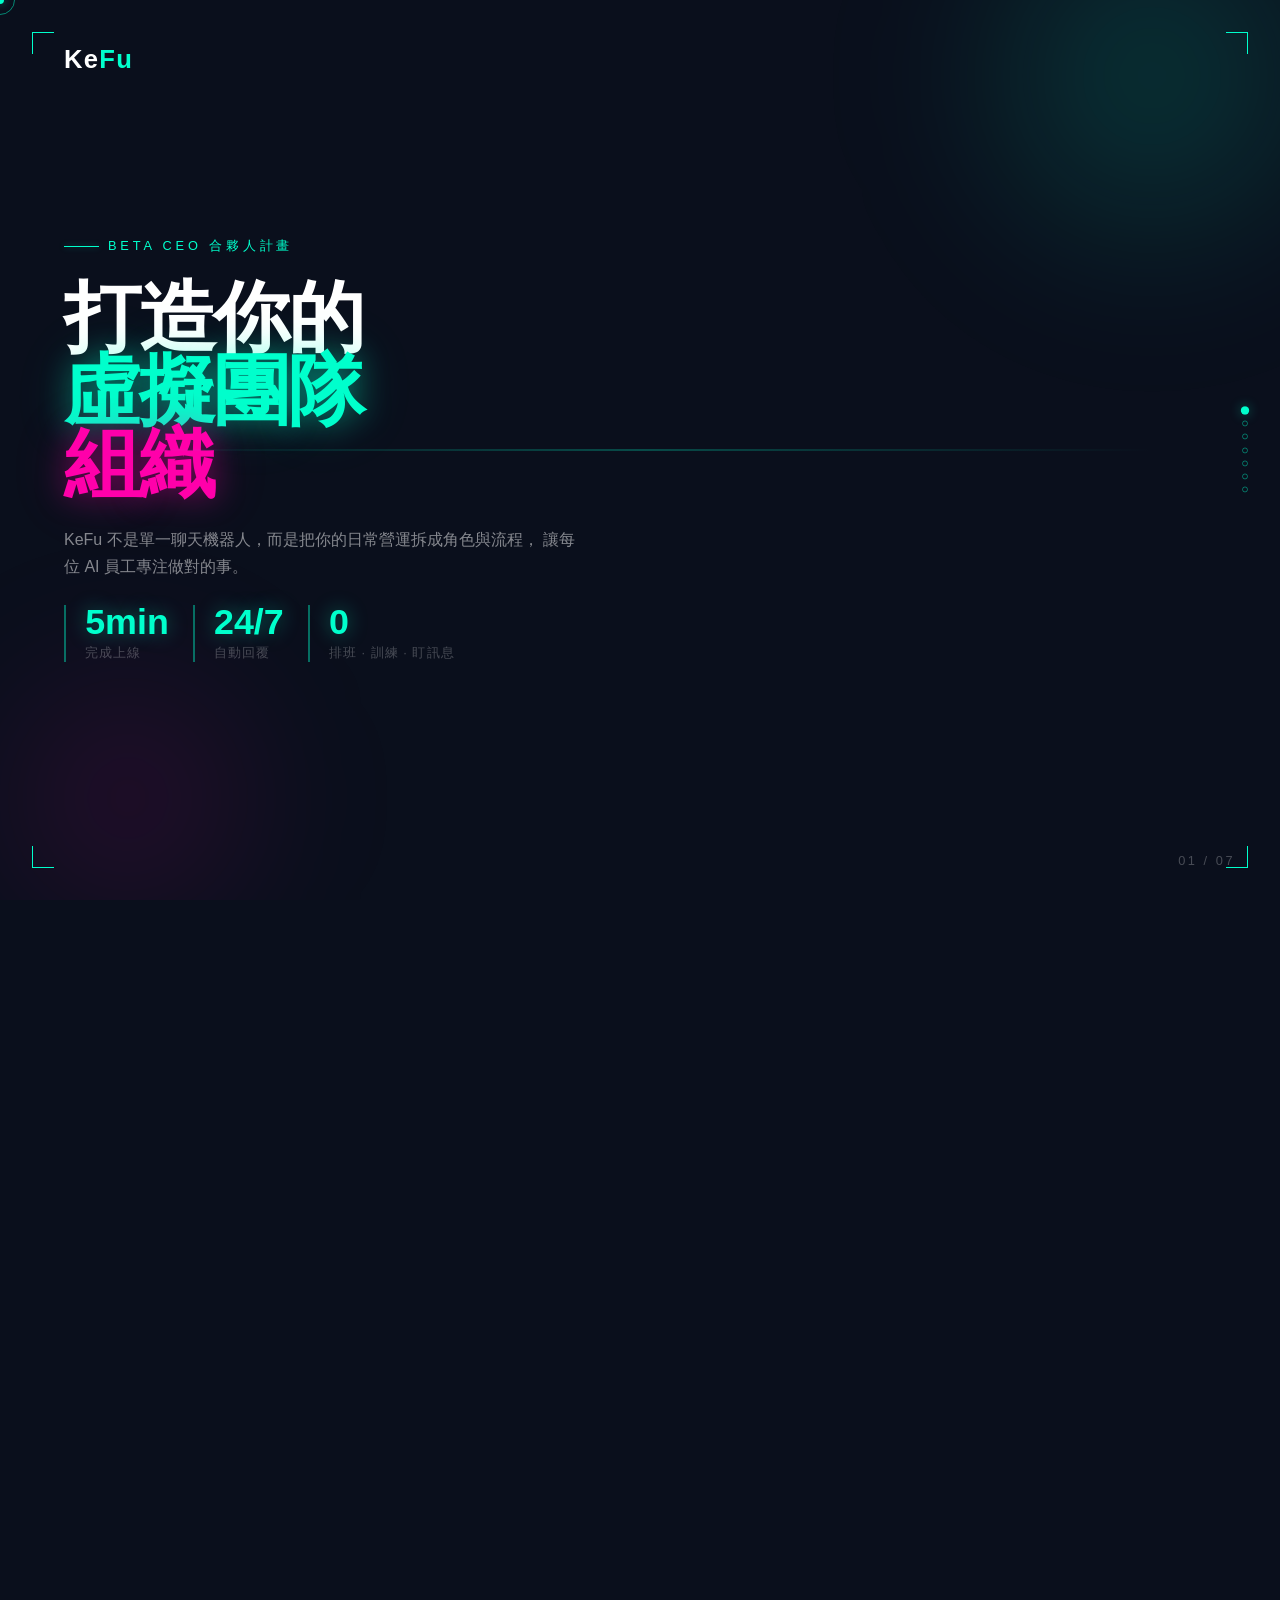
<file: slides/index.html>
<!DOCTYPE html>
<html lang="zh-TW">
<head>
  <meta charset="UTF-8" />
  <meta name="viewport" content="width=device-width, initial-scale=1.0" />
  <title>KeFu — 打造你的虛擬團隊組織</title>

  <!-- === FONTS: Clash Display + Satoshi from Fontshare === -->
  <link rel="preconnect" href="https://api.fontshare.com" />
  <link
    href="https://api.fontshare.com/v2/css?f[]=clash-display@600,700&f[]=satoshi@300,400,500,700&display=swap"
    rel="stylesheet" />

  <style>
    /* ===========================================
       CSS CUSTOM PROPERTIES — NEON CYBER THEME
       Modify these variables to change the look
       =========================================== */
    :root {
      --bg-primary: #0a0f1c;
      --bg-secondary: #0d1426;
      --bg-card: rgba(255, 255, 255, 0.04);
      --bg-card-hover: rgba(0, 255, 204, 0.06);
      --text-primary: #ffffff;
      --text-secondary: rgba(255, 255, 255, 0.5);
      --text-muted: rgba(255, 255, 255, 0.25);
      --accent-cyan: #00ffcc;
      --accent-magenta: #ff00aa;
      --accent-blue: #4361ff;
      --glow-cyan: rgba(0, 255, 204, 0.4);
      --glow-magenta: rgba(255, 0, 170, 0.35);
      --border-subtle: rgba(0, 255, 204, 0.12);
      --border-active: rgba(0, 255, 204, 0.45);

      /* Typography */
      --font-display: 'Clash Display', sans-serif;
      --font-body: 'Satoshi', sans-serif;

      /* Spacing — all use clamp() for responsive scaling */
      --slide-padding: clamp(2rem, 5vw, 5rem);
      --content-gap: clamp(0.75rem, 2vw, 1.75rem);
      --element-gap: clamp(0.4rem, 1vw, 1rem);

      /* Title sizes — all use clamp() */
      --title-size: clamp(2rem, 6vw, 5.5rem);
      --h2-size: clamp(1.4rem, 3.5vw, 3rem);
      --h3-size: clamp(1rem, 2.2vw, 1.75rem);
      --body-size: clamp(0.75rem, 1.3vw, 1rem);
      --small-size: clamp(0.6rem, 1vw, 0.8rem);

      /* Easing */
      --ease-expo: cubic-bezier(0.16, 1, 0.3, 1);
    }

    /* ===========================================
       VIEWPORT BASE — MANDATORY (from viewport-base.css)
       These ensure every slide fits exactly in 100vh
       =========================================== */
    html, body {
      height: 100%;
      overflow-x: hidden;
    }

    html {
      scroll-snap-type: y mandatory;
      scroll-behavior: smooth;
    }

    .slide {
      width: 100vw;
      height: 100vh;
      height: 100dvh;
      overflow: hidden;
      scroll-snap-align: start;
      display: flex;
      flex-direction: column;
      position: relative;
    }

    .slide-content {
      flex: 1;
      display: flex;
      flex-direction: column;
      justify-content: center;
      max-height: 100%;
      overflow: hidden;
      padding: var(--slide-padding);
    }

    img, .image-container {
      max-width: 100%;
      max-height: min(50vh, 400px);
      object-fit: contain;
    }

    /* Short viewport adjustments */
    @media (max-height: 700px) {
      :root {
        --slide-padding: clamp(1rem, 3vw, 2.5rem);
        --content-gap: clamp(0.5rem, 1.5vw, 1rem);
        --title-size: clamp(1.5rem, 5vw, 3rem);
        --h2-size: clamp(1.2rem, 3vw, 2rem);
      }
    }

    @media (max-height: 600px) {
      :root {
        --slide-padding: clamp(0.75rem, 2.5vw, 1.75rem);
        --content-gap: clamp(0.35rem, 1vw, 0.75rem);
        --title-size: clamp(1.25rem, 4vw, 2.2rem);
        --body-size: clamp(0.65rem, 1.1vw, 0.88rem);
      }
      .nav-dots, .keyboard-hint, .decorative { display: none; }
    }

    @media (max-height: 500px) {
      :root {
        --slide-padding: clamp(0.5rem, 2vw, 1rem);
        --title-size: clamp(1rem, 3.5vw, 1.6rem);
        --h2-size: clamp(0.9rem, 2.5vw, 1.3rem);
        --body-size: clamp(0.6rem, 1vw, 0.8rem);
      }
    }

    @media (prefers-reduced-motion: reduce) {
      *, *::before, *::after {
        animation-duration: 0.01ms !important;
        transition-duration: 0.2s !important;
      }
      html { scroll-behavior: auto; }
    }

    /* ===========================================
       GLOBAL BASE STYLES
       =========================================== */
    * { margin: 0; padding: 0; box-sizing: border-box; }

    body {
      font-family: var(--font-body);
      background: var(--bg-primary);
      color: var(--text-primary);
      cursor: none;
    }

    /* ===========================================
       CUSTOM CURSOR — Neon Cyber style
       =========================================== */
    .cursor {
      position: fixed;
      width: 8px;
      height: 8px;
      background: var(--accent-cyan);
      border-radius: 50%;
      pointer-events: none;
      z-index: 9999;
      box-shadow: 0 0 10px var(--glow-cyan);
      transform: translate(-50%, -50%);
      transition: width 0.2s, height 0.2s, background 0.2s;
    }

    .cursor-ring {
      position: fixed;
      width: 30px;
      height: 30px;
      border: 1px solid rgba(0, 255, 204, 0.5);
      border-radius: 50%;
      pointer-events: none;
      z-index: 9998;
      transform: translate(-50%, -50%);
      transition: left 0.12s ease, top 0.12s ease;
    }

    /* ===========================================
       PROGRESS BAR
       =========================================== */
    .progress-bar {
      position: fixed;
      top: 0;
      left: 0;
      height: 2px;
      width: 0%;
      background: linear-gradient(90deg, var(--accent-cyan), var(--accent-magenta));
      z-index: 1000;
      box-shadow: 0 0 8px var(--glow-cyan);
      transition: width 0.3s var(--ease-expo);
    }

    /* ===========================================
       NAVIGATION DOTS
       =========================================== */
    .nav-dots {
      position: fixed;
      right: clamp(1rem, 2.5vw, 2rem);
      top: 50%;
      transform: translateY(-50%);
      z-index: 500;
      display: flex;
      flex-direction: column;
      gap: clamp(0.4rem, 0.8vh, 0.75rem);
    }

    .nav-dot {
      width: 6px;
      height: 6px;
      border-radius: 50%;
      border: 1px solid rgba(0, 255, 204, 0.4);
      background: transparent;
      cursor: pointer;
      transition: background 0.3s, box-shadow 0.3s, transform 0.3s;
    }

    .nav-dot.active {
      background: var(--accent-cyan);
      box-shadow: 0 0 8px var(--glow-cyan);
      transform: scale(1.4);
    }

    /* ===========================================
       GLOBAL BACKGROUND ELEMENTS
       (Grid pattern shown on all slides)
       =========================================== */
    .global-grid {
      position: fixed;
      inset: 0;
      background-image:
        linear-gradient(rgba(0, 255, 204, 0.035) 1px, transparent 1px),
        linear-gradient(90deg, rgba(0, 255, 204, 0.035) 1px, transparent 1px);
      background-size: clamp(35px, 5vw, 65px) clamp(35px, 5vw, 65px);
      pointer-events: none;
      z-index: 0;
    }

    /* ===========================================
       CORNER BRACKET DECORATION
       Used across slides
       =========================================== */
    .corner-bracket {
      position: absolute;
      width: clamp(14px, 2vw, 22px);
      height: clamp(14px, 2vw, 22px);
      pointer-events: none;
      z-index: 2;
    }
    .corner-bracket--tl { top: clamp(1rem, 2.5vw, 2.5rem); left: clamp(1rem, 2.5vw, 2.5rem); border-top: 1px solid var(--accent-cyan); border-left: 1px solid var(--accent-cyan); }
    .corner-bracket--tr { top: clamp(1rem, 2.5vw, 2.5rem); right: clamp(1rem, 2.5vw, 2.5rem); border-top: 1px solid var(--accent-cyan); border-right: 1px solid var(--accent-cyan); }
    .corner-bracket--bl { bottom: clamp(1rem, 2.5vw, 2.5rem); left: clamp(1rem, 2.5vw, 2.5rem); border-bottom: 1px solid var(--accent-cyan); border-left: 1px solid var(--accent-cyan); }
    .corner-bracket--br { bottom: clamp(1rem, 2.5vw, 2.5rem); right: clamp(1rem, 2.5vw, 2.5rem); border-bottom: 1px solid var(--accent-cyan); border-right: 1px solid var(--accent-cyan); }

    /* ===========================================
       PAGE COUNTER
       =========================================== */
    .page-num {
      position: absolute;
      bottom: clamp(1rem, 2.5vw, 2rem);
      right: clamp(1.5rem, 3.5vw, 3.5rem);
      font-family: var(--font-body);
      font-size: var(--small-size);
      color: var(--text-muted);
      letter-spacing: 0.2em;
      z-index: 2;
    }

    /* ===========================================
       REVEAL ANIMATIONS
       .reveal class — triggered by .visible on parent slide
       =========================================== */
    .reveal {
      opacity: 0;
      transform: translateY(24px);
      transition: opacity 0.7s var(--ease-expo), transform 0.7s var(--ease-expo);
    }

    .slide.visible .reveal { opacity: 1; transform: translateY(0); }

    /* Staggered delays for sequential reveal */
    .reveal:nth-child(1) { transition-delay: 0.05s; }
    .reveal:nth-child(2) { transition-delay: 0.15s; }
    .reveal:nth-child(3) { transition-delay: 0.25s; }
    .reveal:nth-child(4) { transition-delay: 0.35s; }
    .reveal:nth-child(5) { transition-delay: 0.45s; }
    .reveal:nth-child(6) { transition-delay: 0.55s; }

    .reveal-left {
      opacity: 0;
      transform: translateX(-30px);
      transition: opacity 0.7s var(--ease-expo), transform 0.7s var(--ease-expo);
    }
    .slide.visible .reveal-left { opacity: 1; transform: translateX(0); }

    .reveal-scale {
      opacity: 0;
      transform: scale(0.92);
      transition: opacity 0.7s var(--ease-expo), transform 0.7s var(--ease-expo);
    }
    .slide.visible .reveal-scale { opacity: 1; transform: scale(1); }

    /* ===========================================
       SHARED COMPONENT: TAG / BADGE
       =========================================== */
    .tag {
      display: inline-flex;
      align-items: center;
      gap: 0.6em;
      font-family: var(--font-body);
      font-size: var(--small-size);
      font-weight: 500;
      letter-spacing: 0.18em;
      text-transform: uppercase;
      color: var(--accent-cyan);
      border: 1px solid rgba(0, 255, 204, 0.3);
      padding: 0.4em 1.1em;
      margin-bottom: var(--content-gap);
      width: fit-content;
    }

    .tag::before {
      content: '';
      width: 5px;
      height: 5px;
      border-radius: 50%;
      background: var(--accent-cyan);
      box-shadow: 0 0 8px var(--glow-cyan);
      flex-shrink: 0;
      animation: blink 1.8s step-end infinite;
    }

    @keyframes blink {
      0%, 100% { opacity: 1; }
      50% { opacity: 0; }
    }

    /* ===========================================
       SHARED COMPONENT: NEON DIVIDER
       =========================================== */
    .neon-line {
      height: 1px;
      background: linear-gradient(90deg, var(--accent-cyan), transparent);
      box-shadow: 0 0 6px rgba(0, 255, 204, 0.5);
      margin: var(--element-gap) 0;
    }

    /* ===========================================
       SLIDE 1 — TITLE SLIDE
       =========================================== */
    .slide-title {
      background: var(--bg-primary);
      justify-content: center;
      align-items: flex-start;
    }

    .slide-title .orb {
      position: absolute;
      border-radius: 50%;
      filter: blur(70px);
      pointer-events: none;
      animation: orb-drift 12s ease-in-out infinite alternate;
    }

    .slide-title .orb-1 {
      width: clamp(200px, 40vw, 600px);
      height: clamp(200px, 40vw, 600px);
      background: radial-gradient(circle, rgba(0, 255, 204, 0.18), transparent 65%);
      top: -20%;
      right: -10%;
    }

    .slide-title .orb-2 {
      width: clamp(150px, 30vw, 450px);
      height: clamp(150px, 30vw, 450px);
      background: radial-gradient(circle, rgba(255, 0, 170, 0.14), transparent 65%);
      bottom: -10%;
      left: -5%;
      animation-delay: -4s;
      animation-direction: alternate-reverse;
    }

    @keyframes orb-drift {
      from { transform: translate(0, 0) scale(1); }
      to { transform: translate(20px, -20px) scale(1.05); }
    }

    /* Scan line animation */
    .scanline {
      position: absolute;
      left: 0;
      right: 0;
      height: 2px;
      background: linear-gradient(90deg, transparent 10%, rgba(0, 255, 204, 0.25) 50%, transparent 90%);
      animation: scan 5s linear infinite;
      pointer-events: none;
      z-index: 1;
    }

    @keyframes scan {
      from { top: -2px; }
      to { top: 100%; }
    }

    .title-eyebrow {
      font-family: var(--font-body);
      font-size: var(--small-size);
      font-weight: 500;
      letter-spacing: 0.3em;
      text-transform: uppercase;
      color: var(--accent-cyan);
      margin-bottom: clamp(0.75rem, 2vw, 1.75rem);
      display: flex;
      align-items: center;
      gap: 0.7em;
    }

    .title-eyebrow::before {
      content: '';
      display: inline-block;
      width: clamp(20px, 3vw, 35px);
      height: 1px;
      background: var(--accent-cyan);
      box-shadow: 0 0 6px var(--glow-cyan);
      flex-shrink: 0;
    }

    h1.hero-title {
      font-family: var(--font-display);
      font-size: var(--title-size);
      font-weight: 700;
      color: var(--text-primary);
      line-height: 0.95;
      letter-spacing: -0.03em;
    }

    h1.hero-title .cyan {
      color: var(--accent-cyan);
      text-shadow: 0 0 30px var(--glow-cyan), 0 0 60px rgba(0, 255, 204, 0.2);
    }

    h1.hero-title .magenta {
      color: var(--accent-magenta);
      text-shadow: 0 0 30px var(--glow-magenta), 0 0 60px rgba(255, 0, 170, 0.2);
    }

    .hero-desc {
      font-family: var(--font-body);
      font-size: var(--body-size);
      color: var(--text-secondary);
      line-height: 1.7;
      max-width: min(520px, 80vw);
      margin-top: var(--content-gap);
    }

    .hero-stats {
      display: flex;
      flex-wrap: wrap;
      gap: clamp(0.75rem, 2vw, 1.5rem);
      margin-top: var(--content-gap);
    }

    .hero-stat {
      display: flex;
      flex-direction: column;
      gap: 0.2em;
      border-left: 2px solid rgba(0, 255, 204, 0.4);
      padding-left: clamp(0.6rem, 1.5vw, 1.2rem);
    }

    .hero-stat-val {
      font-family: var(--font-display);
      font-size: clamp(1.2rem, 2.8vw, 2.4rem);
      font-weight: 700;
      color: var(--accent-cyan);
      text-shadow: 0 0 20px var(--glow-cyan);
      line-height: 1;
    }

    .hero-stat-lbl {
      font-size: var(--small-size);
      color: var(--text-muted);
      letter-spacing: 0.08em;
    }

    /* Logo area top left */
    .slide-logo {
      position: absolute;
      top: clamp(1.5rem, 3.5vw, 3rem);
      left: clamp(2rem, 5vw, 4.5rem);
      font-family: var(--font-display);
      font-size: clamp(1rem, 2vw, 1.6rem);
      font-weight: 700;
      color: var(--text-primary);
      letter-spacing: 0.05em;
      z-index: 3;
    }

    .slide-logo span {
      color: var(--accent-cyan);
    }

    /* ===========================================
       SLIDE 2 — PROBLEM SLIDE
       =========================================== */
    .slide-problem {
      background: var(--bg-primary);
    }

    .problem-inner {
      display: grid;
      grid-template-columns: 1fr 1fr;
      gap: clamp(2rem, 5vw, 5rem);
      align-items: center;
      height: 100%;
      padding: var(--slide-padding);
    }

    .problem-left h2 {
      font-family: var(--font-display);
      font-size: var(--h2-size);
      font-weight: 700;
      line-height: 1.05;
      letter-spacing: -0.02em;
    }

    .problem-left h2 .highlight {
      color: var(--accent-magenta);
      text-shadow: 0 0 20px var(--glow-magenta);
    }

    .problem-left p {
      font-size: var(--body-size);
      color: var(--text-secondary);
      line-height: 1.75;
      margin-top: var(--content-gap);
      max-width: 420px;
    }

    .pain-list {
      list-style: none;
      display: flex;
      flex-direction: column;
      gap: var(--element-gap);
    }

    .pain-item {
      display: flex;
      align-items: flex-start;
      gap: 0.8em;
      padding: clamp(0.6rem, 1.5vw, 1rem) clamp(0.8rem, 2vw, 1.4rem);
      background: var(--bg-card);
      border: 1px solid var(--border-subtle);
      font-size: var(--body-size);
      color: var(--text-secondary);
      line-height: 1.5;
      transition: border-color 0.3s, background 0.3s;
    }

    .pain-item:hover {
      border-color: var(--border-active);
      background: var(--bg-card-hover);
    }

    .pain-icon {
      color: var(--accent-magenta);
      font-size: clamp(0.8rem, 1.5vw, 1.1rem);
      flex-shrink: 0;
      margin-top: 0.1em;
    }

    @media (max-width: 700px) {
      .problem-inner { grid-template-columns: 1fr; gap: var(--content-gap); }
    }

    /* ===========================================
       SLIDE 3 — WHAT IS KEFU (Solution)
       =========================================== */
    .slide-solution {
      background: var(--bg-primary);
    }

    .solution-inner {
      display: flex;
      flex-direction: column;
      gap: var(--content-gap);
      padding: var(--slide-padding);
      max-width: min(900px, 90vw);
      margin: 0 auto;
      justify-content: center;
      height: 100%;
    }

    .solution-inner h2 {
      font-family: var(--font-display);
      font-size: var(--h2-size);
      font-weight: 700;
      line-height: 1.1;
      letter-spacing: -0.02em;
    }

    .solution-inner h2 .cyan { color: var(--accent-cyan); text-shadow: 0 0 25px var(--glow-cyan); }

    .org-grid {
      display: grid;
      grid-template-columns: repeat(3, 1fr);
      gap: clamp(0.6rem, 1.5vw, 1.2rem);
      margin-top: clamp(0.5rem, 1.5vw, 1rem);
    }

    .org-card {
      background: var(--bg-card);
      border: 1px solid var(--border-subtle);
      padding: clamp(0.8rem, 2vw, 1.5rem);
      display: flex;
      flex-direction: column;
      gap: 0.5em;
      transition: border-color 0.3s, background 0.3s, transform 0.3s;
      cursor: default;
    }

    .org-card:hover {
      border-color: var(--border-active);
      background: var(--bg-card-hover);
      transform: translateY(-2px);
    }

    .org-card--active {
      border-color: rgba(0, 255, 204, 0.5);
      background: rgba(0, 255, 204, 0.06);
    }

    .org-card--coming {
      border-color: rgba(255, 255, 255, 0.08);
      opacity: 0.5;
    }

    .org-role {
      font-family: var(--font-body);
      font-size: var(--small-size);
      font-weight: 500;
      letter-spacing: 0.15em;
      text-transform: uppercase;
      color: var(--accent-cyan);
    }

    .org-card--coming .org-role { color: var(--text-muted); }

    .org-name {
      font-family: var(--font-display);
      font-size: clamp(0.9rem, 1.8vw, 1.4rem);
      font-weight: 700;
      color: var(--text-primary);
      line-height: 1.2;
    }

    .org-desc {
      font-size: var(--small-size);
      color: var(--text-secondary);
      line-height: 1.55;
    }

    .org-badge {
      display: inline-flex;
      align-items: center;
      gap: 0.4em;
      font-size: var(--small-size);
      padding: 0.25em 0.7em;
      background: rgba(0, 255, 204, 0.1);
      border: 1px solid rgba(0, 255, 204, 0.25);
      color: var(--accent-cyan);
      margin-top: 0.3em;
      width: fit-content;
    }

    .org-badge--coming {
      background: rgba(255, 255, 255, 0.04);
      border-color: rgba(255, 255, 255, 0.1);
      color: var(--text-muted);
    }

    @media (max-width: 600px) {
      .org-grid { grid-template-columns: 1fr 1fr; }
    }

    /* ===========================================
       SLIDE 4 — WHY KEFU (3 advantages)
       =========================================== */
    .slide-why {
      background: var(--bg-primary);
    }

    .why-inner {
      padding: var(--slide-padding);
      display: flex;
      flex-direction: column;
      gap: var(--content-gap);
      justify-content: center;
      height: 100%;
    }

    .why-inner h2 {
      font-family: var(--font-display);
      font-size: var(--h2-size);
      font-weight: 700;
      letter-spacing: -0.02em;
    }

    .why-grid {
      display: grid;
      grid-template-columns: repeat(3, 1fr);
      gap: clamp(0.6rem, 1.5vw, 1.2rem);
    }

    .why-card {
      background: var(--bg-card);
      border: 1px solid var(--border-subtle);
      padding: clamp(1rem, 2.5vw, 2rem);
      display: flex;
      flex-direction: column;
      gap: var(--element-gap);
      transition: border-color 0.3s, transform 0.3s;
    }

    .why-card:hover {
      border-color: var(--border-active);
      transform: translateY(-3px);
    }

    .why-num {
      font-family: var(--font-display);
      font-size: clamp(1.8rem, 4vw, 3.5rem);
      font-weight: 700;
      color: var(--accent-cyan);
      text-shadow: 0 0 20px var(--glow-cyan);
      line-height: 1;
      opacity: 0.8;
    }

    .why-card h3 {
      font-family: var(--font-display);
      font-size: clamp(0.85rem, 1.6vw, 1.2rem);
      font-weight: 700;
      line-height: 1.3;
      color: var(--text-primary);
    }

    .why-card p {
      font-size: var(--small-size);
      color: var(--text-secondary);
      line-height: 1.65;
    }

    @media (max-width: 700px) {
      .why-grid { grid-template-columns: 1fr; }
      .why-card { flex-direction: row; align-items: flex-start; gap: 1rem; }
      .why-num { font-size: clamp(1.4rem, 5vw, 2rem); }
    }

    /* ===========================================
       SLIDE 5 — 4 STEPS
       =========================================== */
    .slide-steps {
      background: var(--bg-primary);
    }

    .steps-inner {
      padding: var(--slide-padding);
      display: flex;
      flex-direction: column;
      gap: var(--content-gap);
      justify-content: center;
      height: 100%;
    }

    .steps-inner h2 {
      font-family: var(--font-display);
      font-size: var(--h2-size);
      font-weight: 700;
      letter-spacing: -0.02em;
    }

    .steps-grid {
      display: grid;
      grid-template-columns: repeat(4, 1fr);
      gap: clamp(0.5rem, 1.2vw, 1rem);
    }

    .step-card {
      background: var(--bg-card);
      border: 1px solid var(--border-subtle);
      padding: clamp(0.8rem, 2vw, 1.6rem);
      display: flex;
      flex-direction: column;
      gap: var(--element-gap);
      position: relative;
      transition: border-color 0.3s, transform 0.3s;
    }

    .step-card::before {
      content: '';
      position: absolute;
      top: 0;
      left: 0;
      right: 0;
      height: 2px;
      background: linear-gradient(90deg, var(--accent-cyan), transparent);
      box-shadow: 0 0 6px var(--glow-cyan);
    }

    .step-card:hover {
      border-color: var(--border-active);
      transform: translateY(-2px);
    }

    .step-num {
      font-family: var(--font-display);
      font-size: clamp(1.8rem, 3.5vw, 3rem);
      font-weight: 700;
      color: rgba(0, 255, 204, 0.2);
      line-height: 1;
    }

    .step-title {
      font-family: var(--font-display);
      font-size: clamp(0.75rem, 1.4vw, 1.05rem);
      font-weight: 700;
      color: var(--text-primary);
      line-height: 1.3;
    }

    .step-desc {
      font-size: var(--small-size);
      color: var(--text-secondary);
      line-height: 1.6;
    }

    @media (max-width: 700px) {
      .steps-grid { grid-template-columns: repeat(2, 1fr); }
    }

    /* ===========================================
       SLIDE 6 — JOURNEY / STORY
       =========================================== */
    .slide-journey {
      background: var(--bg-primary);
    }

    .journey-inner {
      padding: var(--slide-padding);
      display: flex;
      flex-direction: column;
      gap: var(--content-gap);
      justify-content: center;
      height: 100%;
    }

    .journey-inner h2 {
      font-family: var(--font-display);
      font-size: var(--h2-size);
      font-weight: 700;
      letter-spacing: -0.02em;
    }

    .chapters-row {
      display: grid;
      grid-template-columns: repeat(4, 1fr);
      gap: clamp(0.4rem, 1vw, 0.8rem);
    }

    .chapter-card {
      border: 1px solid var(--border-subtle);
      padding: clamp(0.8rem, 2vw, 1.5rem);
      display: flex;
      flex-direction: column;
      gap: var(--element-gap);
      position: relative;
      overflow: hidden;
      transition: border-color 0.3s;
    }

    .chapter-card:hover { border-color: var(--border-active); }

    .chapter-card--problem { background: rgba(255, 0, 170, 0.05); border-color: rgba(255, 0, 170, 0.2); }
    .chapter-card--journey { background: rgba(67, 97, 255, 0.06); border-color: rgba(67, 97, 255, 0.2); }
    .chapter-card--solution { background: rgba(0, 255, 204, 0.05); border-color: rgba(0, 255, 204, 0.2); }
    .chapter-card--scale { background: rgba(0, 255, 204, 0.08); border-color: rgba(0, 255, 204, 0.35); }

    .chapter-label {
      font-family: var(--font-body);
      font-size: var(--small-size);
      font-weight: 500;
      letter-spacing: 0.18em;
      text-transform: uppercase;
    }

    .chapter-card--problem .chapter-label { color: var(--accent-magenta); }
    .chapter-card--journey .chapter-label { color: var(--accent-blue); }
    .chapter-card--solution .chapter-label { color: var(--accent-cyan); }
    .chapter-card--scale .chapter-label { color: var(--accent-cyan); text-shadow: 0 0 10px var(--glow-cyan); }

    .chapter-title {
      font-family: var(--font-display);
      font-size: clamp(0.75rem, 1.4vw, 1.05rem);
      font-weight: 700;
      color: var(--text-primary);
      line-height: 1.3;
    }

    .chapter-desc {
      font-size: var(--small-size);
      color: var(--text-secondary);
      line-height: 1.6;
    }

    .chapter-result {
      font-size: var(--small-size);
      color: var(--text-muted);
      font-style: italic;
      margin-top: auto;
      padding-top: var(--element-gap);
      border-top: 1px solid var(--border-subtle);
    }

    @media (max-width: 700px) {
      .chapters-row { grid-template-columns: repeat(2, 1fr); }
    }

    /* ===========================================
       SLIDE 7 — CTA
       =========================================== */
    .slide-cta {
      background: var(--bg-primary);
      justify-content: center;
      align-items: center;
    }

    .cta-orb {
      position: absolute;
      border-radius: 50%;
      filter: blur(90px);
      pointer-events: none;
    }

    .cta-orb-1 {
      width: clamp(200px, 45vw, 650px);
      height: clamp(200px, 45vw, 650px);
      background: radial-gradient(circle, rgba(0, 255, 204, 0.15), transparent 65%);
      top: 50%;
      left: 50%;
      transform: translate(-50%, -50%);
      animation: orb-drift 8s ease-in-out infinite alternate;
    }

    .cta-inner {
      position: relative;
      z-index: 2;
      text-align: center;
      padding: var(--slide-padding);
      max-width: min(700px, 88vw);
      display: flex;
      flex-direction: column;
      align-items: center;
      gap: var(--content-gap);
    }

    .cta-kicker {
      font-family: var(--font-body);
      font-size: var(--small-size);
      letter-spacing: 0.25em;
      text-transform: uppercase;
      color: var(--accent-cyan);
      display: flex;
      align-items: center;
      gap: 0.6em;
    }

    .cta-kicker::before, .cta-kicker::after {
      content: '';
      flex: 1;
      height: 1px;
      max-width: 40px;
      background: var(--accent-cyan);
      box-shadow: 0 0 6px var(--glow-cyan);
    }

    .cta-headline {
      font-family: var(--font-display);
      font-size: clamp(1.5rem, 4.5vw, 4rem);
      font-weight: 700;
      line-height: 1.1;
      letter-spacing: -0.03em;
      text-align: center;
    }

    .cta-headline .cyan {
      color: var(--accent-cyan);
      text-shadow: 0 0 30px var(--glow-cyan);
    }

    .cta-sub {
      font-size: var(--body-size);
      color: var(--text-secondary);
      line-height: 1.7;
      max-width: 480px;
      text-align: center;
    }

    .cta-buttons {
      display: flex;
      flex-wrap: wrap;
      gap: clamp(0.6rem, 1.5vw, 1.2rem);
      justify-content: center;
      margin-top: clamp(0.5rem, 1.5vw, 1rem);
    }

    .btn-neon {
      font-family: var(--font-body);
      font-size: var(--body-size);
      font-weight: 700;
      letter-spacing: 0.08em;
      padding: clamp(0.7rem, 1.5vw, 1.1rem) clamp(1.5rem, 3vw, 2.8rem);
      background: var(--accent-cyan);
      color: var(--bg-primary);
      border: none;
      cursor: pointer;
      transition: box-shadow 0.3s, transform 0.3s;
      text-decoration: none;
      display: inline-flex;
      align-items: center;
      gap: 0.5em;
    }

    .btn-neon:hover {
      box-shadow: 0 0 30px var(--glow-cyan), 0 0 60px rgba(0, 255, 204, 0.2);
      transform: translateY(-2px);
    }

    .btn-ghost-neon {
      font-family: var(--font-body);
      font-size: var(--body-size);
      font-weight: 500;
      letter-spacing: 0.08em;
      padding: clamp(0.7rem, 1.5vw, 1.1rem) clamp(1.5rem, 3vw, 2.8rem);
      background: transparent;
      color: var(--text-secondary);
      border: 1px solid rgba(255, 255, 255, 0.15);
      cursor: pointer;
      transition: border-color 0.3s, color 0.3s, transform 0.3s;
      text-decoration: none;
      display: inline-flex;
      align-items: center;
      gap: 0.5em;
    }

    .btn-ghost-neon:hover {
      border-color: rgba(0, 255, 204, 0.4);
      color: var(--accent-cyan);
      transform: translateY(-2px);
    }

    /* ===========================================
       INLINE EDITING — user opted in
       =========================================== */
    .edit-hotzone {
      position: fixed;
      top: 0;
      left: 0;
      width: 80px;
      height: 80px;
      z-index: 10000;
      cursor: pointer;
    }

    .edit-toggle {
      position: fixed;
      top: 16px;
      left: 16px;
      width: 36px;
      height: 36px;
      background: var(--bg-secondary);
      border: 1px solid var(--border-subtle);
      color: var(--accent-cyan);
      font-size: 16px;
      display: flex;
      align-items: center;
      justify-content: center;
      cursor: pointer;
      z-index: 10001;
      opacity: 0;
      pointer-events: none;
      transition: opacity 0.3s, box-shadow 0.3s;
    }

    .edit-toggle.show,
    .edit-toggle.active {
      opacity: 1;
      pointer-events: auto;
    }

    .edit-toggle.active {
      background: var(--accent-cyan);
      color: var(--bg-primary);
      box-shadow: 0 0 16px var(--glow-cyan);
    }

    [contenteditable="true"] {
      outline: 1px dashed rgba(0, 255, 204, 0.4);
      cursor: text;
    }

    .edit-banner {
      position: fixed;
      bottom: 20px;
      left: 50%;
      transform: translateX(-50%);
      background: var(--bg-secondary);
      border: 1px solid var(--border-active);
      color: var(--accent-cyan);
      font-family: var(--font-body);
      font-size: var(--small-size);
      letter-spacing: 0.1em;
      padding: 0.5em 1.5em;
      z-index: 10002;
      box-shadow: 0 0 20px var(--glow-cyan);
      opacity: 0;
      pointer-events: none;
      transition: opacity 0.3s;
    }

    .edit-banner.show { opacity: 1; }
  </style>
</head>
<body>

  <!-- Global grid overlay (fixed, behind all slides) -->
  <div class="global-grid" aria-hidden="true"></div>

  <!-- Progress bar -->
  <div class="progress-bar" id="progressBar" aria-hidden="true"></div>

  <!-- Navigation dots (populated by JS) -->
  <nav class="nav-dots" id="navDots" aria-label="投影片導覽"></nav>

  <!-- Inline editing elements -->
  <div class="edit-hotzone" id="editHotzone" aria-hidden="true"></div>
  <button class="edit-toggle" id="editToggle" title="編輯模式 (E 鍵)" aria-label="切換編輯模式">✏️</button>
  <div class="edit-banner" id="editBanner">編輯模式 — 點擊文字進行修改 · Ctrl+S 儲存</div>

  <!-- Custom cursor -->
  <div class="cursor" id="cursor" aria-hidden="true"></div>
  <div class="cursor-ring" id="cursorRing" aria-hidden="true"></div>

  <!-- ===========================================
       SLIDE 1 — TITLE
       =========================================== -->
  <section class="slide slide-title" id="slide-1" aria-label="標題投影片">
    <!-- Neon orbs -->
    <div class="orb orb-1" aria-hidden="true"></div>
    <div class="orb orb-2" aria-hidden="true"></div>
    <!-- Scan line animation -->
    <div class="scanline" aria-hidden="true"></div>
    <!-- Corner brackets -->
    <div class="corner-bracket corner-bracket--tl" aria-hidden="true"></div>
    <div class="corner-bracket corner-bracket--tr" aria-hidden="true"></div>
    <div class="corner-bracket corner-bracket--bl" aria-hidden="true"></div>
    <div class="corner-bracket corner-bracket--br" aria-hidden="true"></div>

    <div class="slide-logo" aria-hidden="true">Ke<span>Fu</span></div>

    <div class="slide-content" style="justify-content: center;">
      <div class="title-eyebrow reveal">Beta CEO 合夥人計畫</div>

      <h1 class="hero-title reveal">
        打造你的<br />
        <span class="cyan">虛擬團隊</span><br />
        <span class="magenta">組織</span>
      </h1>

      <p class="hero-desc reveal">
        KeFu 不是單一聊天機器人，而是把你的日常營運拆成角色與流程，
        讓每位 AI 員工專注做對的事。
      </p>

      <div class="hero-stats reveal">
        <div class="hero-stat">
          <span class="hero-stat-val">5min</span>
          <span class="hero-stat-lbl">完成上線</span>
        </div>
        <div class="hero-stat">
          <span class="hero-stat-val">24/7</span>
          <span class="hero-stat-lbl">自動回覆</span>
        </div>
        <div class="hero-stat">
          <span class="hero-stat-val">0</span>
          <span class="hero-stat-lbl">排班 · 訓練 · 盯訊息</span>
        </div>
      </div>
    </div>

    <div class="page-num" aria-hidden="true">01 / 07</div>
  </section>

  <!-- ===========================================
       SLIDE 2 — PROBLEM
       =========================================== -->
  <section class="slide slide-problem" id="slide-2" aria-label="問題定義">
    <div class="corner-bracket corner-bracket--tl" aria-hidden="true"></div>
    <div class="corner-bracket corner-bracket--br" aria-hidden="true"></div>

    <div class="problem-inner">
      <div class="problem-left">
        <div class="tag reveal">Problem</div>
        <h2 class="reveal">
          訊息太多，<br />
          品質越回<br />
          <span class="highlight">越亂。</span>
        </h2>
        <p class="reveal">
          人忙、訊息多，回答變得不一致，品牌語氣逐漸失控。
          每天花大量時間重複回答同樣問題，卻還是漏訊、延遲。
        </p>
      </div>
      <ul class="pain-list">
        <li class="pain-item reveal">
          <span class="pain-icon">▸</span>
          回覆延遲，客戶流失率上升
        </li>
        <li class="pain-item reveal">
          <span class="pain-icon">▸</span>
          品牌語氣前後不一致，形象受損
        </li>
        <li class="pain-item reveal">
          <span class="pain-icon">▸</span>
          重複問題佔用大量人力時間
        </li>
        <li class="pain-item reveal">
          <span class="pain-icon">▸</span>
          沒有制度，難以擴大規模
        </li>
      </ul>
    </div>

    <div class="page-num" aria-hidden="true">02 / 07</div>
  </section>

  <!-- ===========================================
       SLIDE 3 — SOLUTION (Core Team)
       =========================================== -->
  <section class="slide slide-solution" id="slide-3" aria-label="解決方案：核心團隊">
    <div class="corner-bracket corner-bracket--tl" aria-hidden="true"></div>
    <div class="corner-bracket corner-bracket--br" aria-hidden="true"></div>

    <div class="solution-inner">
      <div class="tag reveal">Solution</div>
      <h2 class="reveal">
        核心角色，<br /><span class="cyan">已經上線。</span>
      </h2>
      <p class="reveal" style="font-size: var(--body-size); color: var(--text-secondary); max-width: 520px;">
        每個職位都有清楚分工，你只需要給規則，其他由 AI 執行。
      </p>

      <div class="org-grid">
        <!-- Apple — Root Agent -->
        <div class="org-card org-card--active reveal-scale" style="transition-delay:0.1s">
          <span class="org-role">Root Agent · 營運總監</span>
          <div class="org-name">Apple</div>
          <p class="org-desc">指揮中心：決定交給誰處理，並統一回覆語氣與禁語規則。</p>
          <span class="org-badge">● LIVE</span>
        </div>
        <!-- Kai — FAQ Agent -->
        <div class="org-card org-card--active reveal-scale" style="transition-delay:0.2s">
          <span class="org-role">FAQ Agent · 客服專員</span>
          <div class="org-name">Kai</div>
          <p class="org-desc">24/7 接起重複問題，讓你不用一直回訊息。整理常見 FAQ 自動回答。</p>
          <span class="org-badge">● LIVE</span>
        </div>
        <!-- Mina — Handover Agent -->
        <div class="org-card org-card--active reveal-scale" style="transition-delay:0.3s">
          <span class="org-role">Handover Agent · 協作專員</span>
          <div class="org-name">Mina</div>
          <p class="org-desc">將需要真人回覆的對話彙整重點，自動轉交後續人工處理。</p>
          <span class="org-badge">● LIVE</span>
        </div>
        <!-- Coming Soon -->
        <div class="org-card org-card--coming reveal-scale" style="transition-delay:0.4s">
          <span class="org-role">Marketing Agent</span>
          <div class="org-name">行銷專員</div>
          <p class="org-desc">自動化行銷與推播訊息，提升轉換率。</p>
          <span class="org-badge org-badge--coming">Coming Soon</span>
        </div>
        <div class="org-card org-card--coming reveal-scale" style="transition-delay:0.5s">
          <span class="org-role">Order Agent</span>
          <div class="org-name">訂單助理</div>
          <p class="org-desc">訂單追蹤與管理，減少人工作業。</p>
          <span class="org-badge org-badge--coming">Coming Soon</span>
        </div>
        <div class="org-card org-card--coming reveal-scale" style="transition-delay:0.6s">
          <span class="org-role">Analytics Agent</span>
          <div class="org-name">數據分析</div>
          <p class="org-desc">深入分析對話數據，提供營運洞察。</p>
          <span class="org-badge org-badge--coming">Coming Soon</span>
        </div>
      </div>
    </div>

    <div class="page-num" aria-hidden="true">03 / 07</div>
  </section>

  <!-- ===========================================
       SLIDE 4 — WHY KEFU
       =========================================== -->
  <section class="slide slide-why" id="slide-4" aria-label="為什麼選擇 KeFu">
    <div class="corner-bracket corner-bracket--tl" aria-hidden="true"></div>
    <div class="corner-bracket corner-bracket--br" aria-hidden="true"></div>

    <div class="why-inner">
      <div class="tag reveal">Why KeFu</div>
      <h2 class="reveal">為什麼你該選擇<br />「虛擬員工」？</h2>

      <div class="why-grid">
        <div class="why-card reveal" style="transition-delay:0.1s">
          <div class="why-num">01</div>
          <h3>5 分鐘完成上線</h3>
          <p>填完公司設定與 FAQ，虛擬團隊立刻開始運作。不用寫 SOP、不用等訓練，馬上把常見問題交給 AI。</p>
        </div>
        <div class="why-card reveal" style="transition-delay:0.2s">
          <div class="why-num">02</div>
          <h3>0 排班、0 訓練、0 盯訊息</h3>
          <p>不用教、不用管，24/7 自動回覆。減少漏回與流失，把注意力留給真正重要的決策。</p>
        </div>
        <div class="why-card reveal" style="transition-delay:0.3s">
          <div class="why-num">03</div>
          <h3>一人公司，也能有完整部門</h3>
          <p>客服 / 轉接 / 營運各司其職，流程清楚可控。升級成有分工的組織：誰處理、怎麼回，都有制度。</p>
        </div>
      </div>
    </div>

    <div class="page-num" aria-hidden="true">04 / 07</div>
  </section>

  <!-- ===========================================
       SLIDE 5 — 4 STEPS
       =========================================== -->
  <section class="slide slide-steps" id="slide-5" aria-label="上線流程四步驟">
    <div class="corner-bracket corner-bracket--tl" aria-hidden="true"></div>
    <div class="corner-bracket corner-bracket--br" aria-hidden="true"></div>

    <div class="steps-inner">
      <div class="tag reveal">上線流程</div>
      <h2 class="reveal">5 分鐘上線你的<br />虛擬公司</h2>
      <p class="reveal" style="font-size: var(--body-size); color: var(--text-secondary);">
        跟著這四步，快速把 AI 團隊導入營運流程，團隊立刻開工。
      </p>

      <div class="steps-grid">
        <div class="step-card reveal" style="transition-delay:0.1s">
          <div class="step-num">01</div>
          <div class="step-title">填寫公司設定</div>
          <p class="step-desc">輸入品牌介紹、FAQ 與服務範圍，AI 立刻理解你的營運需求。</p>
        </div>
        <div class="step-card reveal" style="transition-delay:0.2s">
          <div class="step-num">02</div>
          <div class="step-title">AI 自動編制團隊</div>
          <p class="step-desc">系統自動建立訊息接待與人機協作轉接角色，並指派各自職責。</p>
        </div>
        <div class="step-card reveal" style="transition-delay:0.3s">
          <div class="step-num">03</div>
          <div class="step-title">一鍵串接 LINE</div>
          <p class="step-desc">訊息即時導入你的 AI 團隊，開始接住重複問題。</p>
        </div>
        <div class="step-card reveal" style="transition-delay:0.4s">
          <div class="step-num">04</div>
          <div class="step-title">立即開始營運</div>
          <p class="step-desc">AI 全天候接待顧客，你專心做決策與產品迭代。</p>
        </div>
      </div>
    </div>

    <div class="page-num" aria-hidden="true">05 / 07</div>
  </section>

  <!-- ===========================================
       SLIDE 6 — JOURNEY / SCALE STORY
       =========================================== -->
  <section class="slide slide-journey" id="slide-6" aria-label="營運故事">
    <div class="corner-bracket corner-bracket--tl" aria-hidden="true"></div>
    <div class="corner-bracket corner-bracket--br" aria-hidden="true"></div>

    <div class="journey-inner">
      <div class="tag reveal">一場有節奏的故事</div>
      <h2 class="reveal">從混亂，到可控的<br />組織化營運。</h2>
      <p class="reveal" style="font-size: var(--body-size); color: var(--text-secondary);">
        從第一位 AI 員工開始，逐步加入新角色，把混亂的訊息變成可控的流程。
      </p>

      <div class="chapters-row">
        <div class="chapter-card chapter-card--problem reveal" style="transition-delay:0.1s">
          <span class="chapter-label">Problem · 01</span>
          <div class="chapter-title">訊息太多，品質越回越亂。</div>
          <p class="chapter-desc">人忙、訊息多，回答不一致，品牌語氣逐漸失控。</p>
          <div class="chapter-result">回覆延遲，品牌一致性下滑</div>
        </div>
        <div class="chapter-card chapter-card--journey reveal" style="transition-delay:0.2s">
          <span class="chapter-label">Journey · 02</span>
          <div class="chapter-title">建立 FAQ 與人設，交給 AI。</div>
          <p class="chapter-desc">把常見問題、禁語規則、語氣設定交給虛擬員工執行。</p>
          <div class="chapter-result">回覆邏輯與語氣被標準化</div>
        </div>
        <div class="chapter-card chapter-card--solution reveal" style="transition-delay:0.3s">
          <span class="chapter-label">Solution · 03</span>
          <div class="chapter-title">自動分流，真人只看重點。</div>
          <p class="chapter-desc">需要真人的訊息自動彙整標注，縮短接手時間。</p>
          <div class="chapter-result">例外案件才轉人工，效率更高</div>
        </div>
        <div class="chapter-card chapter-card--scale reveal" style="transition-delay:0.4s">
          <span class="chapter-label">Scale · 04</span>
          <div class="chapter-title">每月擴編，組織升級。</div>
          <p class="chapter-desc">從客服走向行銷、留存、數據分析，像公司一樣運作。</p>
          <div class="chapter-result">從單點自動化升級成可擴張團隊</div>
        </div>
      </div>
    </div>

    <div class="page-num" aria-hidden="true">06 / 07</div>
  </section>

  <!-- ===========================================
       SLIDE 7 — CTA
       =========================================== -->
  <section class="slide slide-cta" id="slide-7" aria-label="立即加入">
    <div class="cta-orb cta-orb-1" aria-hidden="true"></div>
    <div class="scanline" aria-hidden="true"></div>
    <div class="corner-bracket corner-bracket--tl" aria-hidden="true"></div>
    <div class="corner-bracket corner-bracket--tr" aria-hidden="true"></div>
    <div class="corner-bracket corner-bracket--bl" aria-hidden="true"></div>
    <div class="corner-bracket corner-bracket--br" aria-hidden="true"></div>

    <div class="slide-logo" aria-hidden="true">Ke<span>Fu</span></div>

    <div class="cta-inner">
      <div class="cta-kicker reveal">封測免費開放中</div>
      <h2 class="cta-headline reveal">
        現在就讓 <span class="cyan">KeFu</span> 成為<br />你的第一位員工。
      </h2>
      <p class="cta-sub reveal">
        封測期間免費體驗核心功能，並獲得優先解鎖新職位的資格。
        你給回饋，我們一起把組織做更好。
      </p>
      <div class="cta-buttons reveal">
        <a class="btn-neon" href="https://line.me/R/ti/p/@304dgdjo" target="_blank" rel="noreferrer">
          加 LINE 立即申請 ↗
        </a>
        <a class="btn-ghost-neon" href="https://line.me/ti/g2/EUKFAFOioWdGOSvRXtRO1BtcKDIdPMeV1sajaQ" target="_blank" rel="noreferrer">
          加入社群交流 →
        </a>
      </div>
    </div>

    <div class="page-num" aria-hidden="true">07 / 07</div>
  </section>

  <!-- ===========================================
       JAVASCRIPT — PRESENTATION CONTROLLER
       =========================================== -->
  <script>
    /* === SLIDE PRESENTATION CONTROLLER === */
    class SlidePresentation {
      constructor() {
        this.slides = document.querySelectorAll('.slide');
        this.total = this.slides.length;
        this.current = 0;

        this.progressBar = document.getElementById('progressBar');
        this.navDotsContainer = document.getElementById('navDots');

        this.setupNavDots();
        this.setupIntersectionObserver();
        this.setupKeyboardNav();
        this.setupTouchNav();
        this.setupScrollUpdate();
        this.updateProgress(0);
      }

      /* Build navigation dots */
      setupNavDots() {
        const labels = ['標題', '問題', '核心團隊', '為什麼', '上線流程', '旅程故事', '立即加入'];
        this.slides.forEach((_, i) => {
          const dot = document.createElement('button');
          dot.className = 'nav-dot' + (i === 0 ? ' active' : '');
          dot.setAttribute('aria-label', labels[i] || `投影片 ${i + 1}`);
          dot.addEventListener('click', () => this.goTo(i));
          this.navDotsContainer.appendChild(dot);
        });
        this.dots = this.navDotsContainer.querySelectorAll('.nav-dot');
      }

      /* Intersection observer to trigger reveal animations */
      setupIntersectionObserver() {
        const observer = new IntersectionObserver((entries) => {
          entries.forEach(entry => {
            if (entry.isIntersecting) {
              entry.target.classList.add('visible');
              const idx = Array.from(this.slides).indexOf(entry.target);
              if (idx !== -1) {
                this.current = idx;
                this.updateDots(idx);
                this.updateProgress(idx);
              }
            }
          });
        }, { threshold: 0.5 });

        this.slides.forEach(slide => observer.observe(slide));
      }

      /* Keyboard navigation */
      setupKeyboardNav() {
        document.addEventListener('keydown', (e) => {
          // Skip when in edit mode or editing text
          if (e.target.getAttribute('contenteditable') === 'true') return;
          if (['ArrowDown', 'ArrowRight', 'Space', 'PageDown'].includes(e.code) ||
              (e.code === 'Space' && !e.shiftKey)) {
            e.preventDefault();
            this.next();
          } else if (['ArrowUp', 'ArrowLeft', 'PageUp'].includes(e.code) ||
                     (e.code === 'Space' && e.shiftKey)) {
            e.preventDefault();
            this.prev();
          }
        });
      }

      /* Touch / swipe navigation */
      setupTouchNav() {
        let startY = 0;
        let startX = 0;
        document.addEventListener('touchstart', e => {
          startY = e.touches[0].clientY;
          startX = e.touches[0].clientX;
        }, { passive: true });
        document.addEventListener('touchend', e => {
          const dy = startY - e.changedTouches[0].clientY;
          const dx = startX - e.changedTouches[0].clientX;
          if (Math.abs(dy) > Math.abs(dx) && Math.abs(dy) > 50) {
            dy > 0 ? this.next() : this.prev();
          }
        }, { passive: true });
      }

      /* Update progress on scroll */
      setupScrollUpdate() {
        let ticking = false;
        window.addEventListener('scroll', () => {
          if (!ticking) {
            requestAnimationFrame(() => {
              const scrolled = window.scrollY;
              const total = document.body.scrollHeight - window.innerHeight;
              const progress = total > 0 ? (scrolled / total) * 100 : 0;
              this.progressBar.style.width = progress + '%';
              ticking = false;
            });
            ticking = true;
          }
        }, { passive: true });
      }

      goTo(idx) {
        if (idx < 0 || idx >= this.total) return;
        this.slides[idx].scrollIntoView({ behavior: 'smooth' });
      }

      next() { this.goTo(this.current + 1); }
      prev() { this.goTo(this.current - 1); }

      updateDots(idx) {
        this.dots.forEach((dot, i) => {
          dot.classList.toggle('active', i === idx);
        });
      }

      updateProgress(idx) {
        this.progressBar.style.width = ((idx / (this.total - 1)) * 100) + '%';
      }
    }

    /* === CUSTOM CURSOR === */
    const cursor = document.getElementById('cursor');
    const cursorRing = document.getElementById('cursorRing');

    document.addEventListener('mousemove', e => {
      cursor.style.left = e.clientX + 'px';
      cursor.style.top = e.clientY + 'px';
      cursorRing.style.left = e.clientX + 'px';
      cursorRing.style.top = e.clientY + 'px';
    });

    document.querySelectorAll('a, button, .why-card, .org-card, .step-card, .pain-item, .chapter-card').forEach(el => {
      el.addEventListener('mouseenter', () => {
        cursor.style.width = '14px';
        cursor.style.height = '14px';
        cursor.style.background = 'var(--accent-magenta)';
        cursor.style.boxShadow = '0 0 12px var(--glow-magenta)';
      });
      el.addEventListener('mouseleave', () => {
        cursor.style.width = '8px';
        cursor.style.height = '8px';
        cursor.style.background = 'var(--accent-cyan)';
        cursor.style.boxShadow = '0 0 10px var(--glow-cyan)';
      });
    });

    /* Hide cursor when leaving window */
    document.addEventListener('mouseleave', () => {
      cursor.style.opacity = '0';
      cursorRing.style.opacity = '0';
    });
    document.addEventListener('mouseenter', () => {
      cursor.style.opacity = '1';
      cursorRing.style.opacity = '1';
    });

    /* === INLINE EDITING — user opted in === */
    const editor = {
      isActive: false,
      editables: [],

      toggleEditMode() {
        this.isActive = !this.isActive;
        const toggle = document.getElementById('editToggle');
        const banner = document.getElementById('editBanner');

        toggle.classList.toggle('active', this.isActive);
        banner.classList.toggle('show', this.isActive);

        if (this.isActive) {
          /* Make text content editable */
          this.editables = document.querySelectorAll(
            'h1, h2, h3, p, .hero-stat-val, .hero-stat-lbl, .title-eyebrow,' +
            ' .org-name, .org-desc, .org-role, .why-num, .step-title,' +
            ' .step-desc, .chapter-title, .chapter-desc, .chapter-result,' +
            ' .cta-headline, .cta-sub, .cta-kicker, .hero-desc, .chapter-label'
          );
          this.editables.forEach(el => {
            el.contentEditable = 'true';
            el.setAttribute('spellcheck', 'false');
          });
        } else {
          if (this.editables) {
            this.editables.forEach(el => {
              el.contentEditable = 'false';
              el.removeAttribute('spellcheck');
            });
          }
          this.saveToStorage();
        }
      },

      saveToStorage() {
        const html = document.documentElement.innerHTML;
        try {
          localStorage.setItem('kefu-slides-content', html);
        } catch (e) {
          /* localStorage quota exceeded — skip silently */
        }
      },

      exportFile() {
        const html = '<!DOCTYPE html>\n' + document.documentElement.outerHTML;
        const blob = new Blob([html], { type: 'text/html' });
        const a = document.createElement('a');
        a.href = URL.createObjectURL(blob);
        a.download = 'kefu-slides.html';
        a.click();
        URL.revokeObjectURL(a.href);
      }
    };

    /* Hotzone hover with 400ms grace period */
    const hotzone = document.getElementById('editHotzone');
    const editToggle = document.getElementById('editToggle');
    let hideTimeout = null;

    hotzone.addEventListener('mouseenter', () => {
      clearTimeout(hideTimeout);
      editToggle.classList.add('show');
    });
    hotzone.addEventListener('mouseleave', () => {
      hideTimeout = setTimeout(() => {
        if (!editor.isActive) editToggle.classList.remove('show');
      }, 400);
    });
    editToggle.addEventListener('mouseenter', () => clearTimeout(hideTimeout));
    editToggle.addEventListener('mouseleave', () => {
      hideTimeout = setTimeout(() => {
        if (!editor.isActive) editToggle.classList.remove('show');
      }, 400);
    });

    editToggle.addEventListener('click', () => editor.toggleEditMode());
    hotzone.addEventListener('click', () => editor.toggleEditMode());

    /* Keyboard shortcuts */
    document.addEventListener('keydown', e => {
      /* E key toggles edit mode (only when not editing text) */
      if ((e.key === 'e' || e.key === 'E') && !e.target.getAttribute('contenteditable')) {
        editor.toggleEditMode();
      }
      /* Ctrl+S saves */
      if (e.ctrlKey && e.key === 's') {
        e.preventDefault();
        editor.exportFile();
      }
    });

    /* Initialize presentation */
    const pres = new SlidePresentation();
  </script>
</body>
</html>
</file>
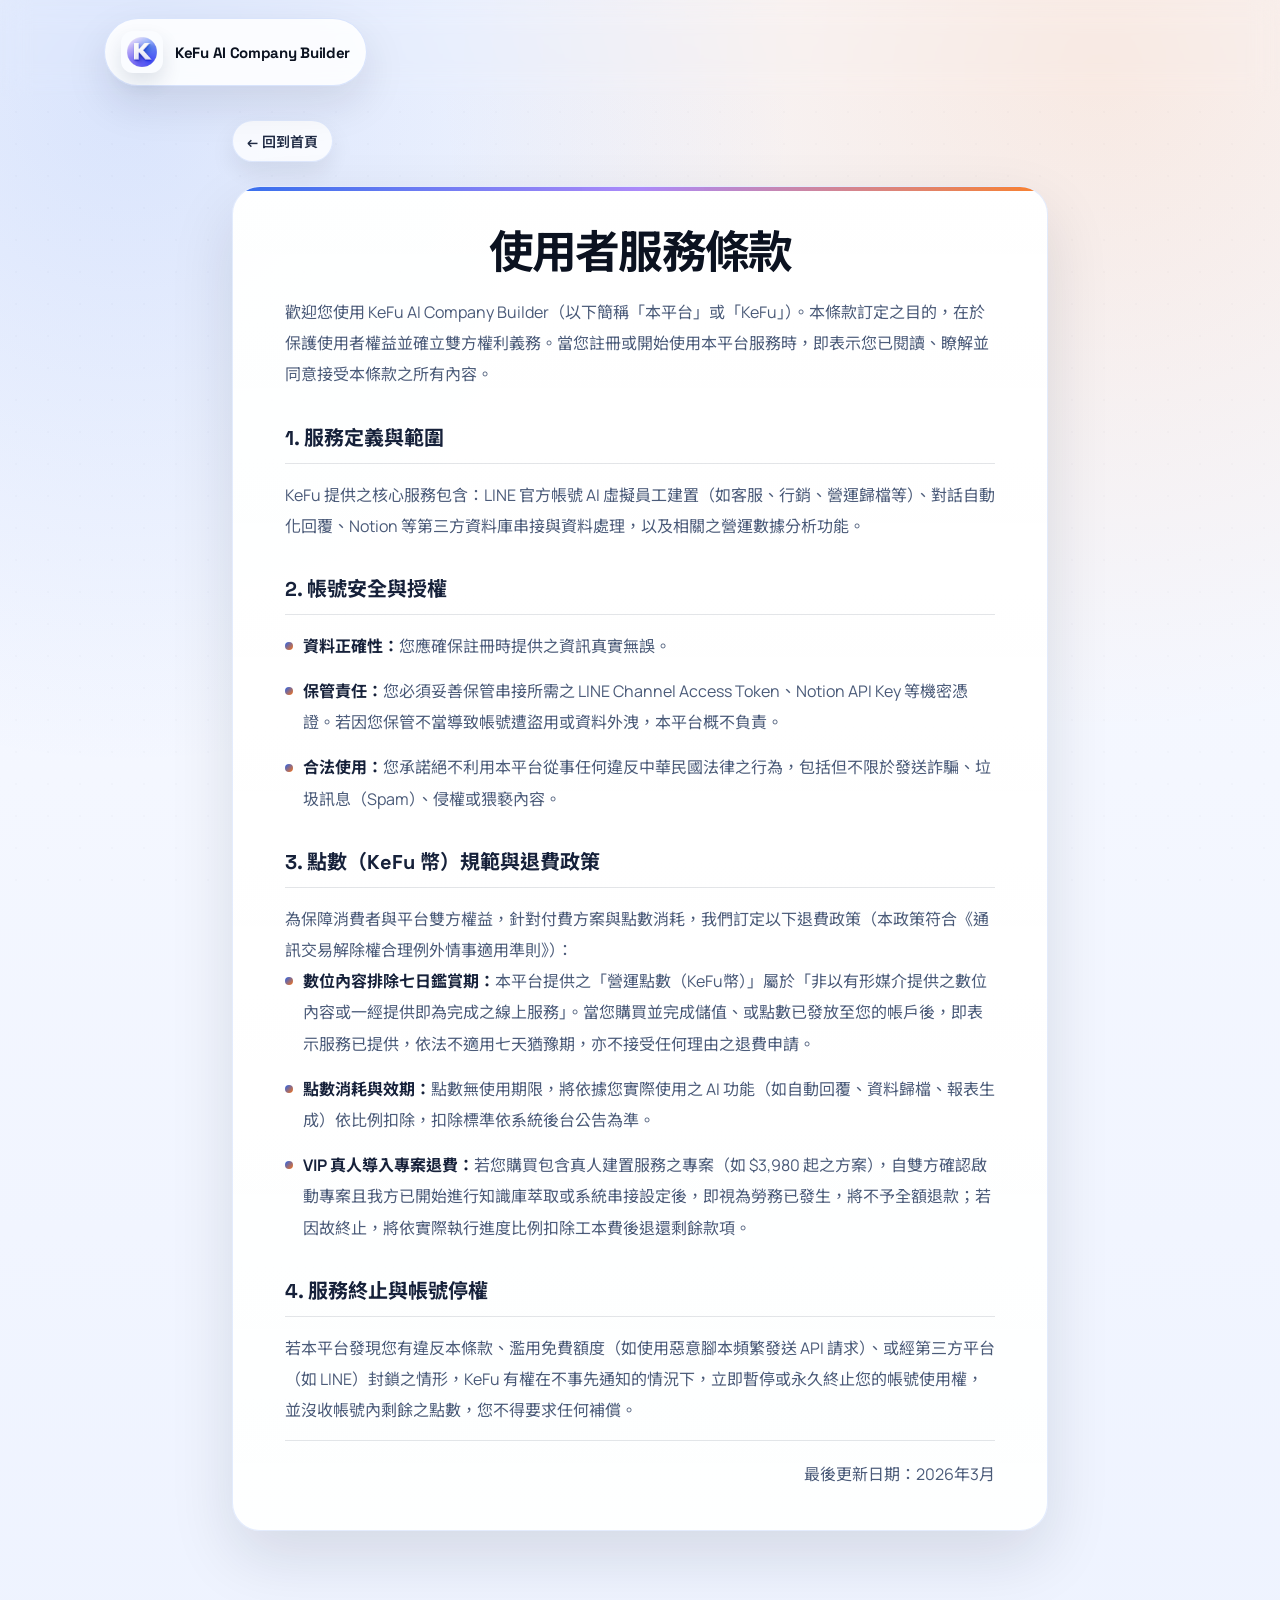
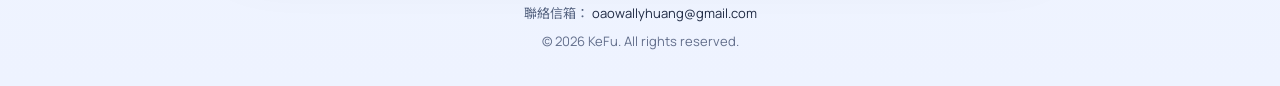
<file: terms/index.html>
<!DOCTYPE html>
<html lang="zh-TW">

<head>
  <meta charset="utf-8" />
  <meta name="viewport" content="width=device-width, initial-scale=1" />
  <title>使用者服務條款 | KeFu</title>
  <meta name="description" content="KeFu 使用者服務條款，說明平台服務範圍、帳號責任、點數與退費政策，以及帳號停權規範。" />
  <meta name="robots" content="index,follow,max-image-preview:large,max-snippet:-1,max-video-preview:-1" />
  <meta name="theme-color" content="#2563eb" />
  <link rel="canonical" href="https://kefu-website.vercel.app/terms/" />
  <meta property="og:title" content="使用者服務條款 | KeFu" />
  <meta property="og:description" content="查看 KeFu AI Company Builder 的使用者服務條款與服務規範。" />
  <meta property="og:url" content="https://kefu-website.vercel.app/terms/" />
  <meta property="og:type" content="website" />
  <meta property="og:image" content="https://kefu-website.vercel.app/icon.png" />
  <meta property="og:locale" content="zh_TW" />
  <meta name="twitter:card" content="summary_large_image" />
  <meta name="twitter:title" content="使用者服務條款 | KeFu" />
  <meta name="twitter:description" content="查看 KeFu AI Company Builder 的使用者服務條款與服務規範。" />
  <meta name="twitter:image" content="https://kefu-website.vercel.app/icon.png" />
  <link rel="icon" type="image/png" href="/icon.png" />
  <link rel="preconnect" href="https://fonts.googleapis.com" />
  <link rel="preconnect" href="https://fonts.gstatic.com" crossorigin />
  <link
    href="https://fonts.googleapis.com/css2?family=Manrope:wght@400;500;600;700&family=Space+Grotesk:wght@400;500;600;700&family=Noto+Sans+TC:wght@400;500;700&display=swap"
    rel="stylesheet" />
  <link rel="stylesheet" href="/legal.css" />
</head>

<body>
  <div class="legal-shell">
    <header class="legal-header">
      <div class="legal-header__inner">
        <div class="legal-header__bar">
          <a class="legal-logo" href="/">
            <img src="/icon.png" alt="KeFu" />
            <span class="legal-logo__label">KeFu AI Company Builder</span>
          </a>
        </div>
      </div>
    </header>

    <main class="legal-main">
      <div class="legal-container">
        <a class="legal-back" href="/">← 回到首頁</a>

        <article class="legal-card legal-content">
          <h1>使用者服務條款</h1>
          <p class="legal-intro">
            歡迎您使用 KeFu AI Company Builder（以下簡稱「本平台」或「KeFu」）。本條款訂定之目的，在於保護使用者權益並確立雙方權利義務。當您註冊或開始使用本平台服務時，即表示您已閱讀、瞭解並同意接受本條款之所有內容。
          </p>

          <h2>1. 服務定義與範圍</h2>
          <p>
            KeFu 提供之核心服務包含：LINE 官方帳號 AI 虛擬員工建置（如客服、行銷、營運歸檔等）、對話自動化回覆、Notion 等第三方資料庫串接與資料處理，以及相關之營運數據分析功能。
          </p>

          <h2>2. 帳號安全與授權</h2>
          <ul>
            <li><strong>資料正確性：</strong>您應確保註冊時提供之資訊真實無誤。</li>
            <li><strong>保管責任：</strong>您必須妥善保管串接所需之 LINE Channel Access Token、Notion API Key 等機密憑證。若因您保管不當導致帳號遭盜用或資料外洩，本平台概不負責。</li>
            <li><strong>合法使用：</strong>您承諾絕不利用本平台從事任何違反中華民國法律之行為，包括但不限於發送詐騙、垃圾訊息（Spam）、侵權或猥褻內容。</li>
          </ul>

          <h2>3. 點數（KeFu 幣）規範與退費政策</h2>
          <p>
            為保障消費者與平台雙方權益，針對付費方案與點數消耗，我們訂定以下退費政策（本政策符合《通訊交易解除權合理例外情事適用準則》）：
          </p>
          <ul>
            <li><strong>數位內容排除七日鑑賞期：</strong>本平台提供之「營運點數（KeFu幣）」屬於「非以有形媒介提供之數位內容或一經提供即為完成之線上服務」。當您購買並完成儲值、或點數已發放至您的帳戶後，即表示服務已提供，依法不適用七天猶豫期，亦不接受任何理由之退費申請。</li>
            <li><strong>點數消耗與效期：</strong>點數無使用期限，將依據您實際使用之 AI 功能（如自動回覆、資料歸檔、報表生成）依比例扣除，扣除標準依系統後台公告為準。</li>
            <li><strong>VIP 真人導入專案退費：</strong>若您購買包含真人建置服務之專案（如 $3,980 起之方案），自雙方確認啟動專案且我方已開始進行知識庫萃取或系統串接設定後，即視為勞務已發生，將不予全額退款；若因故終止，將依實際執行進度比例扣除工本費後退還剩餘款項。</li>
          </ul>

          <h2>4. 服務終止與帳號停權</h2>
          <p>
            若本平台發現您有違反本條款、濫用免費額度（如使用惡意腳本頻繁發送 API 請求）、或經第三方平台（如 LINE）封鎖之情形，KeFu 有權在不事先通知的情況下，立即暫停或永久終止您的帳號使用權，並沒收帳號內剩餘之點數，您不得要求任何補償。
          </p>

          <p class="legal-updated">最後更新日期：2026年3月</p>
        </article>
      </div>
    </main>

    <footer class="legal-footer">
      <div class="legal-footer__inner">
        <div class="legal-footer__contact">
          聯絡信箱：
          <a href="mailto:oaowallyhuang@gmail.com">oaowallyhuang@gmail.com</a>
        </div>
        <div>© 2026 KeFu. All rights reserved.</div>
      </div>
    </footer>
  </div>
</body>

</html>
</file>
<file: legal.css>
:root {
  --bg: #f6f8ff;
  --ink-900: #0b1220;
  --ink-800: #16213a;
  --ink-700: #1f2a44;
  --ink-500: #4b5b79;
  --primary: #2563eb;
  --primary-soft: rgba(37, 99, 235, 0.12);
  --cta: #f97316;
  --surface: rgba(255, 255, 255, 0.9);
  --border: rgba(15, 23, 42, 0.1);
  --shadow: 0 26px 64px rgba(15, 23, 42, 0.12);
  --font-display: "Space Grotesk", "Noto Sans TC", sans-serif;
  --font-body: "Manrope", "Noto Sans TC", sans-serif;
}

* {
  box-sizing: border-box;
  margin: 0;
  padding: 0;
}

html {
  scroll-behavior: smooth;
}

body {
  font-family: var(--font-body);
  color: var(--ink-900);
  min-height: 100vh;
  background:
    radial-gradient(circle at 10% 6%, rgba(37, 99, 235, 0.14), transparent 34%),
    radial-gradient(circle at 86% 4%, rgba(249, 115, 22, 0.12), transparent 34%),
    linear-gradient(180deg, #f8faff 0%, #f4f7ff 46%, #eef3ff 100%);
  position: relative;
}

body::before {
  content: "";
  position: fixed;
  inset: 0;
  background-image: radial-gradient(rgba(15, 23, 42, 0.04) 1px, transparent 1px);
  background-size: 32px 32px;
  opacity: 0.42;
  pointer-events: none;
  z-index: -1;
}

a {
  color: inherit;
  text-decoration: none;
}

img {
  display: block;
  max-width: 100%;
}

h1,
h2,
.legal-logo__label,
.legal-back {
  font-family: var(--font-display);
}

.legal-shell {
  min-height: 100vh;
  display: flex;
  flex-direction: column;
}

.legal-container {
  width: min(100%, 864px);
  margin: 0 auto;
  padding: 0 24px;
}

.legal-header {
  position: sticky;
  top: 0;
  z-index: 10;
  padding: 18px 0 10px;
  backdrop-filter: blur(14px);
}

.legal-header__inner {
  width: min(100%, 1120px);
  margin: 0 auto;
  padding: 0 24px;
}

.legal-header__bar {
  display: inline-flex;
  align-items: center;
  gap: 12px;
  padding: 12px 16px;
  border-radius: 999px;
  background: rgba(255, 255, 255, 0.86);
  border: 1px solid rgba(37, 99, 235, 0.16);
  box-shadow: 0 18px 44px rgba(15, 23, 42, 0.1);
}

.legal-logo {
  display: inline-flex;
  align-items: center;
  gap: 12px;
  min-width: 0;
}

.legal-logo img {
  width: 42px;
  height: 42px;
  border-radius: 12px;
  box-shadow: 0 10px 20px rgba(2, 44, 78, 0.12);
}

.legal-logo__label {
  font-size: 15px;
  font-weight: 700;
  letter-spacing: -0.02em;
  white-space: nowrap;
}

.legal-main {
  flex: 1;
  padding: 24px 0 72px;
}

.legal-back {
  display: inline-flex;
  align-items: center;
  gap: 10px;
  padding: 10px 14px;
  border-radius: 999px;
  background: rgba(255, 255, 255, 0.78);
  border: 1px solid rgba(37, 99, 235, 0.12);
  color: var(--ink-700);
  font-size: 14px;
  font-weight: 600;
  box-shadow: 0 12px 24px rgba(15, 23, 42, 0.08);
  transition: transform 0.2s ease, box-shadow 0.2s ease, color 0.2s ease;
}

.legal-back:hover {
  transform: translateY(-1px);
  color: var(--primary);
  box-shadow: 0 16px 30px rgba(15, 23, 42, 0.12);
}

.legal-card {
  margin-top: 24px;
  background: linear-gradient(180deg, rgba(255, 255, 255, 0.96), rgba(255, 255, 255, 0.92));
  border: 1px solid rgba(37, 99, 235, 0.12);
  border-radius: 28px;
  box-shadow: var(--shadow);
  padding: 40px 52px;
  position: relative;
  overflow: hidden;
}

.legal-card::before {
  content: "";
  position: absolute;
  inset: 0 auto auto 0;
  width: 100%;
  height: 4px;
  background: linear-gradient(90deg, rgba(37, 99, 235, 0.92), rgba(139, 92, 246, 0.72), rgba(249, 115, 22, 0.9));
}

.legal-content h1 {
  font-size: clamp(2rem, 4vw, 2.8rem);
  line-height: 1.16;
  font-weight: 700;
  text-align: center;
  letter-spacing: -0.04em;
  margin-bottom: 18px;
  color: var(--ink-900);
}

.legal-intro {
  font-size: 16px;
  line-height: 1.9;
  color: var(--ink-500);
  margin-bottom: 28px;
}

.legal-content h2 {
  font-size: 1.25rem;
  line-height: 1.5;
  font-weight: 700;
  color: var(--ink-800);
  padding-bottom: 10px;
  margin: 32px 0 16px;
  border-bottom: 1px solid rgba(31, 42, 68, 0.12);
}

.legal-content p,
.legal-content li {
  font-size: 16px;
  line-height: 1.95;
  color: var(--ink-500);
}

.legal-content p + p {
  margin-top: 14px;
}

.legal-content ul {
  list-style: none;
  display: grid;
  gap: 14px;
  margin: 0 0 8px;
}

.legal-content li {
  padding-left: 18px;
  position: relative;
}

.legal-content li::before {
  content: "";
  position: absolute;
  left: 0;
  top: 0.95em;
  width: 8px;
  height: 8px;
  border-radius: 999px;
  background: linear-gradient(135deg, var(--primary), var(--cta));
  transform: translateY(-50%);
}

.legal-content strong {
  color: var(--ink-800);
}

.legal-updated {
  margin-top: 34px;
  padding-top: 18px;
  border-top: 1px solid rgba(31, 42, 68, 0.12);
  text-align: right;
  font-size: 14px;
  color: rgba(75, 91, 121, 0.9);
}

.legal-footer {
  padding: 0 24px 36px;
}

.legal-footer__contact {
  margin-bottom: 10px;
  font-size: 13px;
  color: rgba(54, 69, 102, 0.82);
}

.legal-footer__contact a {
  color: var(--ink-700);
  transition: color 0.2s ease;
}

.legal-footer__contact a:hover {
  color: var(--primary);
}

.legal-footer__inner {
  width: min(100%, 864px);
  margin: 0 auto;
  text-align: center;
  font-size: 13px;
  color: rgba(54, 69, 102, 0.76);
}

@media (max-width: 768px) {
  .legal-main {
    padding-top: 18px;
    padding-bottom: 54px;
  }

  .legal-header__inner,
  .legal-container,
  .legal-footer {
    padding-left: 18px;
    padding-right: 18px;
  }

  .legal-logo__label {
    max-width: 190px;
    overflow: hidden;
    text-overflow: ellipsis;
  }

  .legal-card {
    padding: 30px 22px;
    border-radius: 24px;
  }

  .legal-content h1 {
    font-size: 1.9rem;
  }

  .legal-content p,
  .legal-content li,
  .legal-intro {
    font-size: 15px;
    line-height: 1.85;
  }

  .legal-updated {
    text-align: left;
  }
}
</file>
